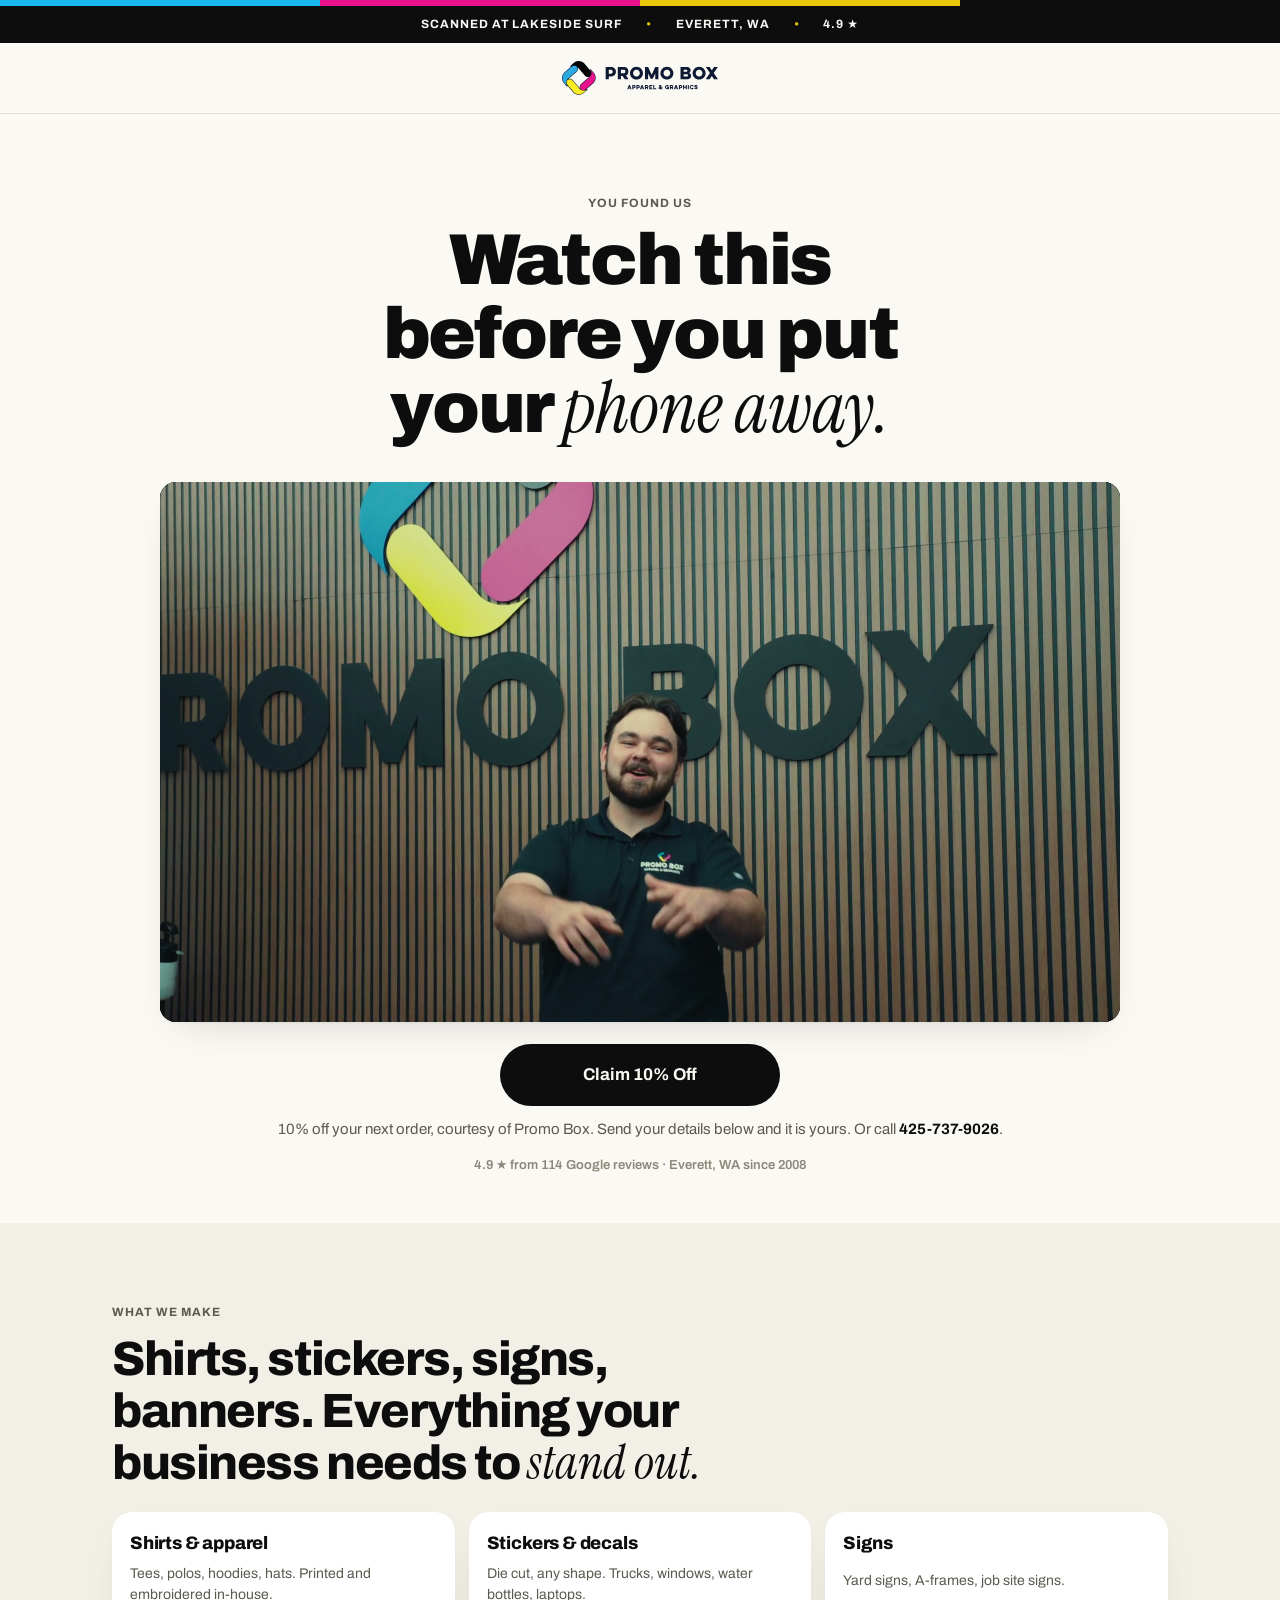
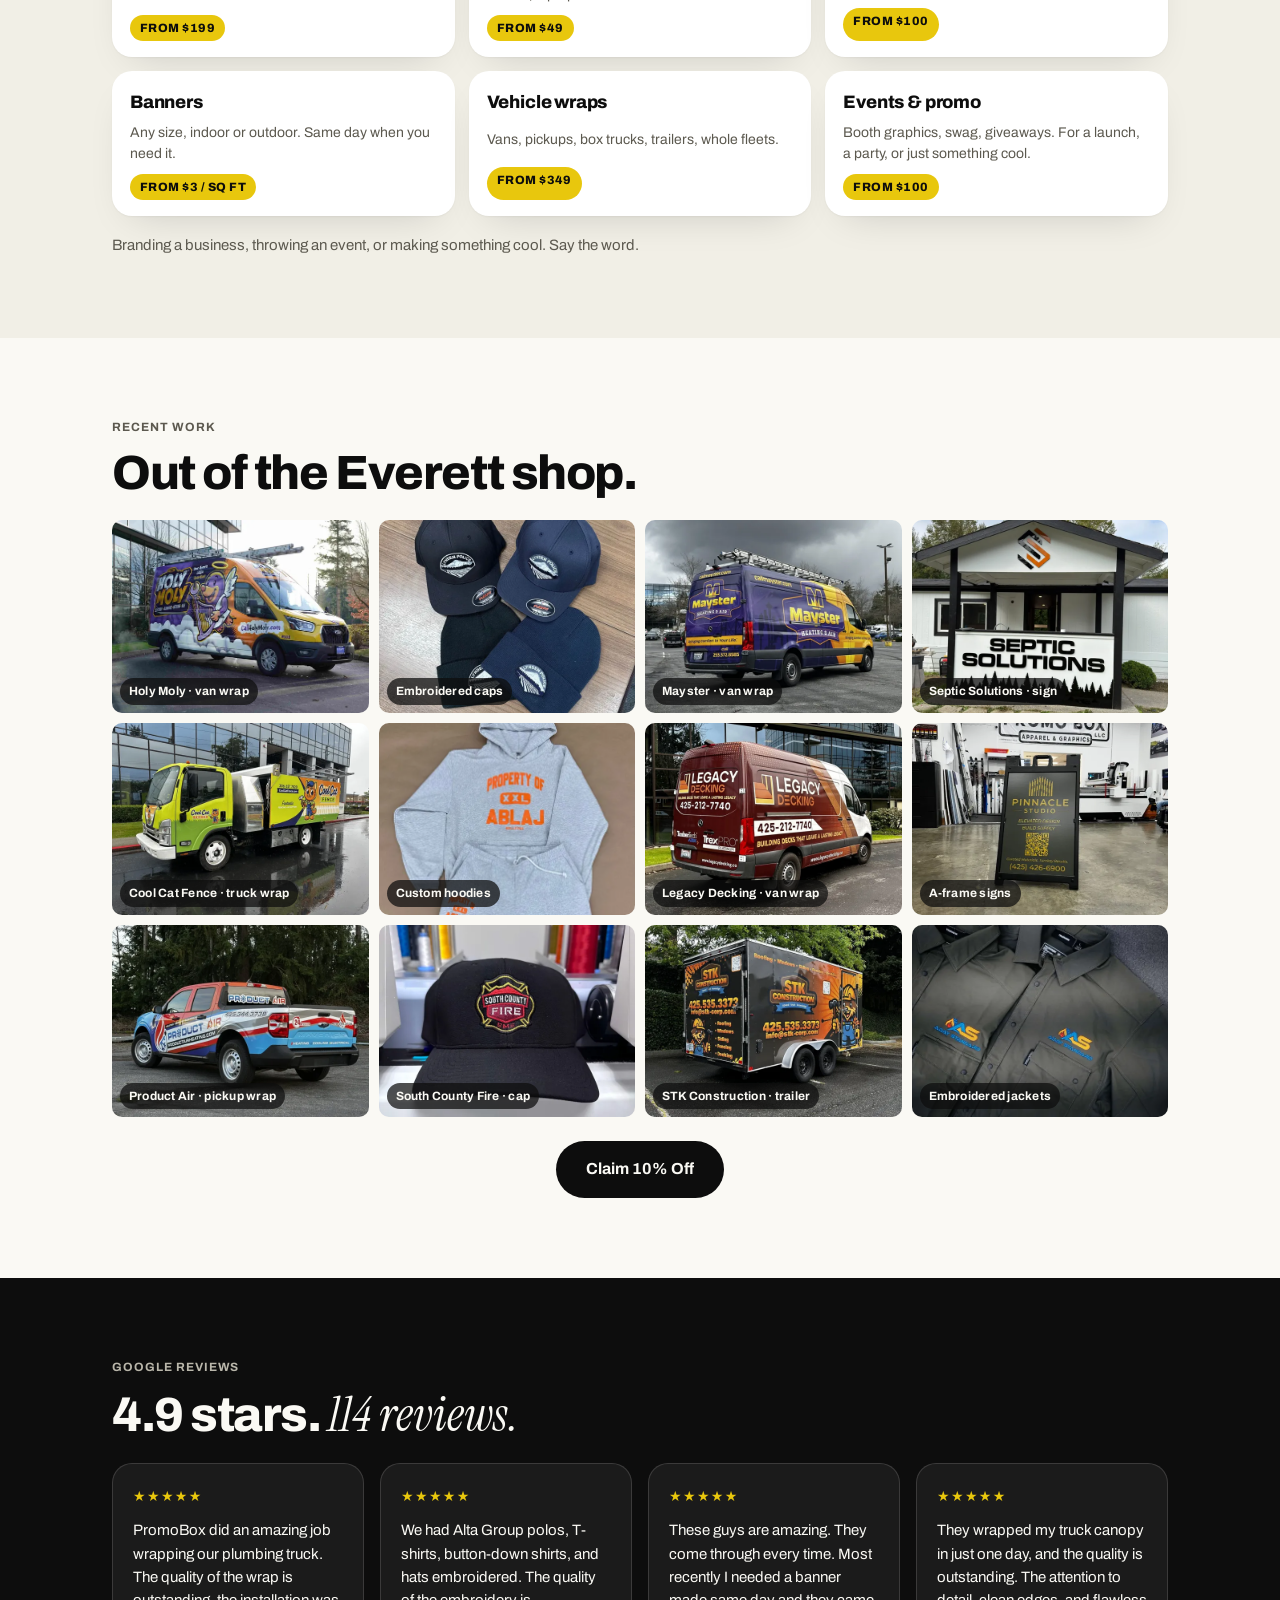
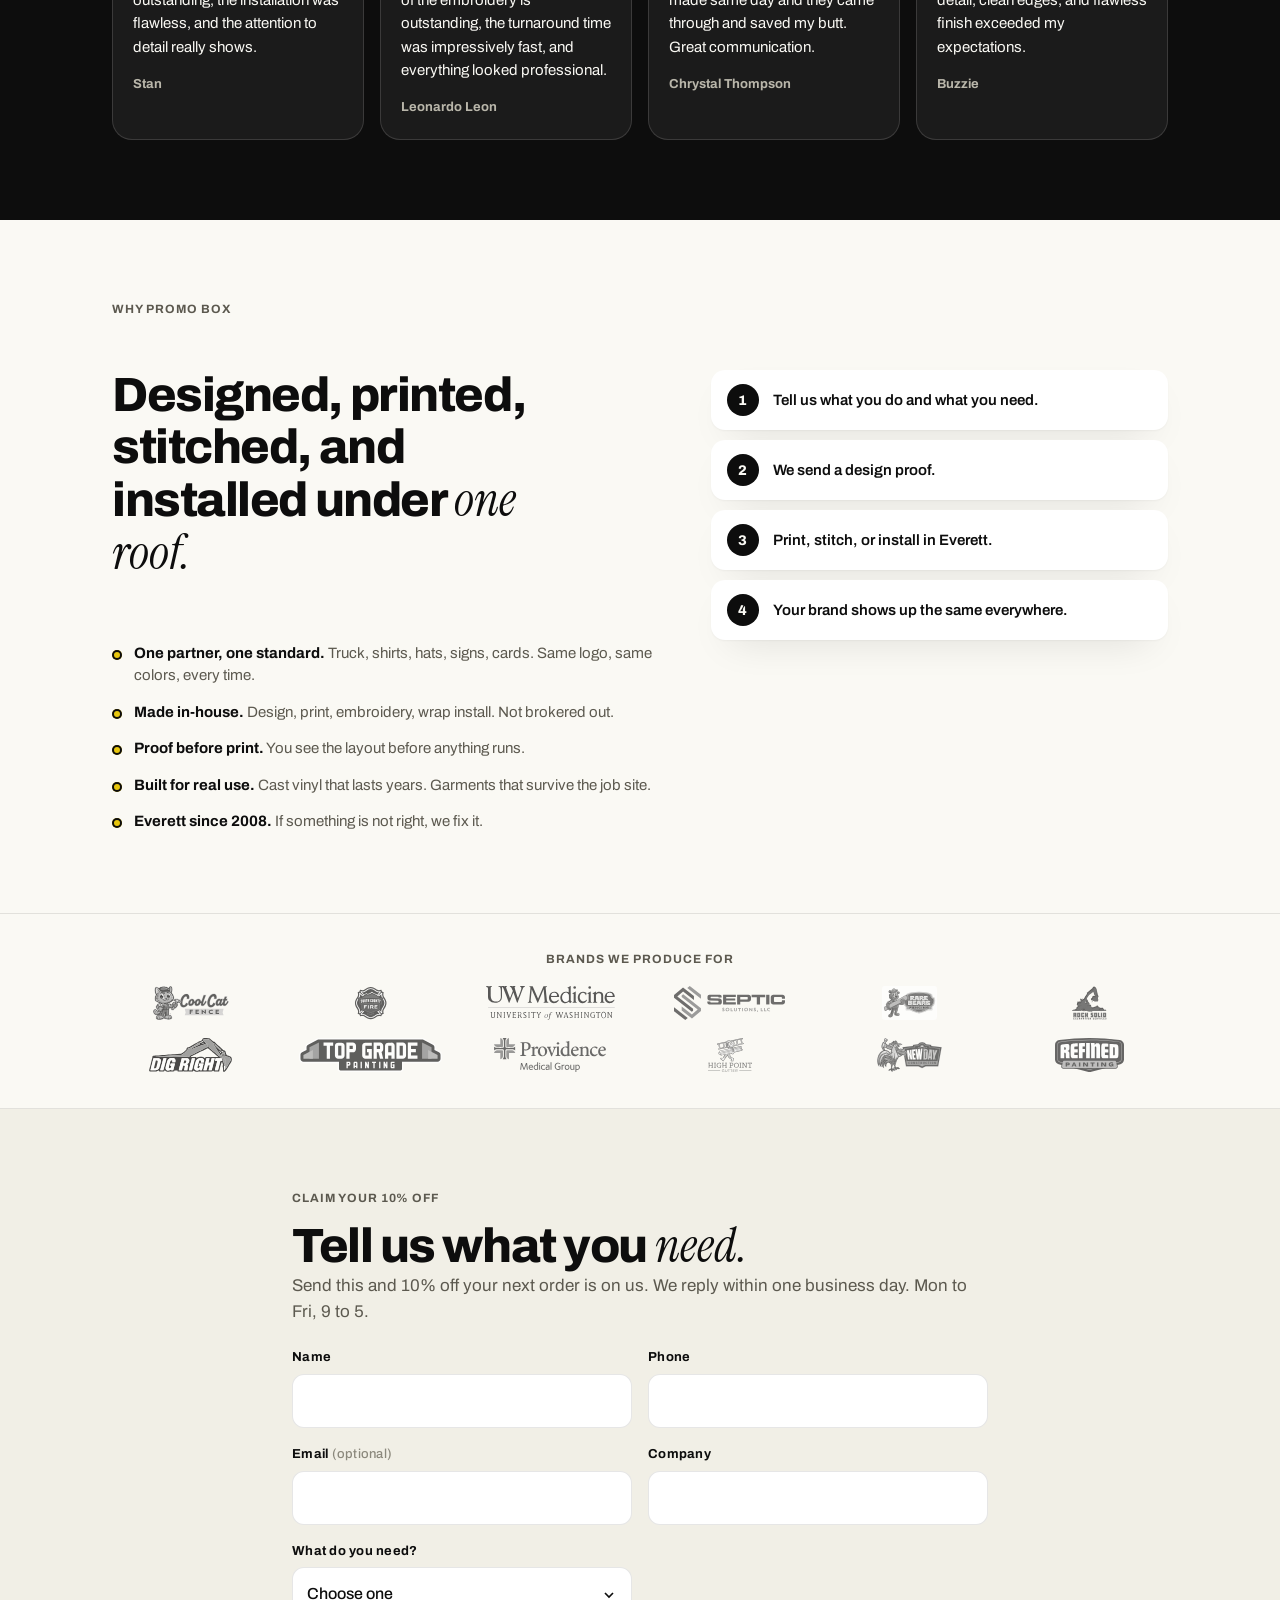
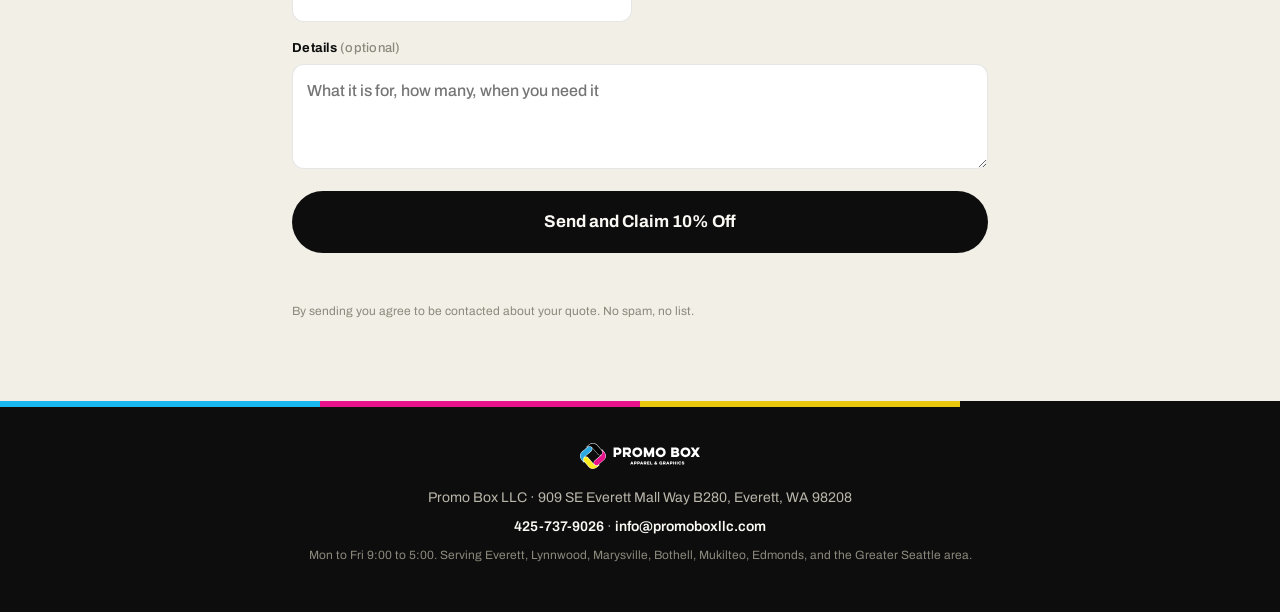
<file: index.html>
<!doctype html>
<html lang="en">
<head>
<meta charset="utf-8">
<meta name="viewport" content="width=device-width, initial-scale=1, viewport-fit=cover">
<title>Watch This | Promo Box</title>
<meta name="description" content="One short video. Everything the Promo Box shop in Everett makes for local businesses: vehicle wraps, embroidery, apparel, signs, banners, print.">
<meta name="robots" content="noindex, nofollow">
<meta property="og:title" content="Watch this before you put your phone away.">
<meta property="og:description" content="Vehicle wraps, embroidery, apparel, signs, banners, print. One Everett shop since 2008. Watch the video.">
<meta property="og:image" content="assets/vsl-poster.jpg">
<link rel="icon" type="image/png" href="assets/favicon.png">
<link rel="preconnect" href="https://fonts.googleapis.com">
<link rel="preconnect" href="https://fonts.gstatic.com" crossorigin>
<link rel="stylesheet" href="https://fonts.googleapis.com/css2?family=Archivo:wght@400;500;600;700;800;900&family=Instrument+Serif:ital@0;1&display=swap">
<link rel="stylesheet" href="styles.css?v=1">
</head>
<body>

<div class="cmyk-bar" aria-hidden="true"><span></span><span></span><span></span><span></span></div>

<div class="announce"><div class="announce-inner">
  <span>Scanned at Lakeside Surf</span><span class="dot">•</span><span>Everett, WA</span><span class="dot">•</span><span>4.9 ★</span>
</div></div>

<header class="site-header">
  <span class="logo"><img src="assets/logo.svg" alt="Promo Box Apparel &amp; Graphics" width="299" height="65"></span>
</header>

<main>

<section class="hero" id="top">
  <div class="wrap">
    <p class="eyebrow">You found us</p>
    <h1>Watch this before you put your <span class="em">phone away.</span></h1>
  </div>

  <div class="vsl-wrap">
    <div class="vsl" id="vsl" data-state="empty">
      <div class="vsl-placeholder" aria-label="Video">
        <img class="vsl-mark" src="assets/logo-white.svg" alt="" width="299" height="65">
        <button class="vsl-play" type="button" aria-label="Play video">
          <svg viewBox="0 0 24 24" width="30" height="30" aria-hidden="true"><path d="M8 5v14l11-7z" fill="currentColor"/></svg>
        </button>
        <span class="vsl-slot-label">Video · 16:9</span>
        <span class="vsl-tap">Tap to play</span>
      </div>
      <button class="vsl-sound" id="vsl-sound" type="button" hidden>Tap for sound</button>
    </div>
  </div>

<div class="wrap hero-cta" id="hero-cta">
    <a class="btn btn-primary btn-lg" href="#quote">Claim 10% Off</a>
    <p class="cta-note">10% off your next order, courtesy of Promo Box. Send your details below and it is yours. Or call <a href="tel:+14257379026">425-737-9026</a>.</p>
    <p class="proof-line">4.9 ★ from 114 Google reviews · Everett, WA since 2008</p>
  </div>
</section>

<section class="services">
  <div class="wrap">
    <p class="eyebrow">What we make</p>
    <h2>Shirts, stickers, signs, banners. Everything your business needs to <span class="em">stand out.</span></h2>
    <div class="svc-grid">
      <a class="svc" href="#quote"><strong>Shirts &amp; apparel</strong><span>Tees, polos, hoodies, hats. Printed and embroidered in-house.</span><em>from $199</em></a>
      <a class="svc" href="#quote"><strong>Stickers &amp; decals</strong><span>Die cut, any shape. Trucks, windows, water bottles, laptops.</span><em>from $49</em></a>
      <a class="svc" href="#quote"><strong>Signs</strong><span>Yard signs, A-frames, job site signs.</span><em>from $100</em></a>
      <a class="svc" href="#quote"><strong>Banners</strong><span>Any size, indoor or outdoor. Same day when you need it.</span><em>from $3 / sq ft</em></a>
      <a class="svc" href="#quote"><strong>Vehicle wraps</strong><span>Vans, pickups, box trucks, trailers, whole fleets.</span><em>from $349</em></a>
      <a class="svc" href="#quote"><strong>Events &amp; promo</strong><span>Booth graphics, swag, giveaways. For a launch, a party, or just something cool.</span><em>from $100</em></a>
    </div>
    <p class="svc-note">Branding a business, throwing an event, or making something cool. Say the word.</p>
  </div>
</section>

<section class="work">
  <div class="wrap">
    <p class="eyebrow">Recent work</p>
    <h2>Out of the Everett shop.</h2>
  </div>
  <div class="grid" id="work-grid">
    <figure><img src="assets/wraps/holymoly-van-640.webp" srcset="assets/wraps/holymoly-van-640.webp 640w, assets/wraps/holymoly-van-1200.webp 1200w" sizes="(min-width:720px) 33vw, 50vw" alt="Holy Moly van wrap" loading="lazy" width="1200" height="900"><figcaption>Holy Moly · van wrap</figcaption></figure>
    <figure><img src="assets/shop/embroidery-caps-640.webp" srcset="assets/shop/embroidery-caps-640.webp 640w, assets/shop/embroidery-caps-1200.webp 1200w" sizes="(min-width:720px) 33vw, 50vw" alt="Embroidered caps" loading="lazy" width="1200" height="900"><figcaption>Embroidered caps</figcaption></figure>
    <figure><img src="assets/wraps/mayster-van-640.webp" srcset="assets/wraps/mayster-van-640.webp 640w, assets/wraps/mayster-van-1200.webp 1200w" sizes="(min-width:720px) 33vw, 50vw" alt="Mayster Heating and Air van wrap" loading="lazy" width="1200" height="900"><figcaption>Mayster · van wrap</figcaption></figure>
    <figure><img src="assets/shop/sign-septic-640.webp" srcset="assets/shop/sign-septic-640.webp 640w, assets/shop/sign-septic-1200.webp 1200w" sizes="(min-width:720px) 33vw, 50vw" alt="Septic Solutions sign" loading="lazy" width="1200" height="900"><figcaption>Septic Solutions · sign</figcaption></figure>
    <figure><img src="assets/wraps/coolcat-truck-640.webp" srcset="assets/wraps/coolcat-truck-640.webp 640w, assets/wraps/coolcat-truck-1200.webp 1200w" sizes="(min-width:720px) 33vw, 50vw" alt="Cool Cat Fence truck wrap" loading="lazy" width="1200" height="900"><figcaption>Cool Cat Fence · truck wrap</figcaption></figure>
    <figure><img src="assets/shop/apparel-hoodie-640.webp" srcset="assets/shop/apparel-hoodie-640.webp 640w, assets/shop/apparel-hoodie-1200.webp 1200w" sizes="(min-width:720px) 33vw, 50vw" alt="Custom printed hoodie" loading="lazy" width="1200" height="900"><figcaption>Custom hoodies</figcaption></figure>
    <figure><img src="assets/wraps/legacy-decking-van-640.webp" srcset="assets/wraps/legacy-decking-van-640.webp 640w, assets/wraps/legacy-decking-van-1200.webp 1200w" sizes="(min-width:720px) 33vw, 50vw" alt="Legacy Decking van wrap" loading="lazy" width="1200" height="900"><figcaption>Legacy Decking · van wrap</figcaption></figure>
    <figure><img src="assets/shop/aframe-shop-640.webp" srcset="assets/shop/aframe-shop-640.webp 640w, assets/shop/aframe-shop-1200.webp 1200w" sizes="(min-width:720px) 33vw, 50vw" alt="A-frame sign" loading="lazy" width="1200" height="900"><figcaption>A-frame signs</figcaption></figure>
    <figure><img src="assets/wraps/productair-pickup-640.webp" srcset="assets/wraps/productair-pickup-640.webp 640w, assets/wraps/productair-pickup-1200.webp 1200w" sizes="(min-width:720px) 33vw, 50vw" alt="Product Air pickup wrap" loading="lazy" width="1200" height="900"><figcaption>Product Air · pickup wrap</figcaption></figure>
    <figure><img src="assets/shop/embroidery-cap-fire-640.webp" srcset="assets/shop/embroidery-cap-fire-640.webp 640w, assets/shop/embroidery-cap-fire-1200.webp 1200w" sizes="(min-width:720px) 33vw, 50vw" alt="South County Fire embroidered cap" loading="lazy" width="1200" height="900"><figcaption>South County Fire · cap</figcaption></figure>
    <figure><img src="assets/wraps/stk-trailer-640.webp" srcset="assets/wraps/stk-trailer-640.webp 640w, assets/wraps/stk-trailer-1200.webp 1200w" sizes="(min-width:720px) 33vw, 50vw" alt="STK Construction trailer wrap" loading="lazy" width="1200" height="900"><figcaption>STK Construction · trailer</figcaption></figure>
    <figure><img src="assets/shop/apparel-jacket-640.webp" srcset="assets/shop/apparel-jacket-640.webp 640w, assets/shop/apparel-jacket-1200.webp 1200w" sizes="(min-width:720px) 33vw, 50vw" alt="Embroidered work jacket" loading="lazy" width="1200" height="900"><figcaption>Embroidered jackets</figcaption></figure>
  </div>
  <div class="wrap center"><a class="btn btn-primary" href="#quote">Claim 10% Off</a></div>
</section>

<section class="reviews">
  <div class="wrap">
    <p class="eyebrow">Google reviews</p>
    <h2>4.9 stars. <span class="em">114 reviews.</span></h2>
    <div class="review-list">
      <blockquote><span class="stars">★★★★★</span><p>PromoBox did an amazing job wrapping our plumbing truck. The quality of the wrap is outstanding, the installation was flawless, and the attention to detail really shows.</p><cite>Stan</cite></blockquote>
      <blockquote><span class="stars">★★★★★</span><p>We had Alta Group polos, T-shirts, button-down shirts, and hats embroidered. The quality of the embroidery is outstanding, the turnaround time was impressively fast, and everything looked professional.</p><cite>Leonardo Leon</cite></blockquote>
      <blockquote><span class="stars">★★★★★</span><p>These guys are amazing. They come through every time. Most recently I needed a banner made same day and they came through and saved my butt. Great communication.</p><cite>Chrystal Thompson</cite></blockquote>
      <blockquote><span class="stars">★★★★★</span><p>They wrapped my truck canopy in just one day, and the quality is outstanding. The attention to detail, clean edges, and flawless finish exceeded my expectations.</p><cite>Buzzie</cite></blockquote>
    </div>
  </div>
</section>

<section class="why">
  <div class="wrap">
    <p class="eyebrow">Why Promo Box</p>
    <h2>Designed, printed, stitched, and installed under <span class="em">one roof.</span></h2>
    <ul class="why-list">
      <li><strong>One partner, one standard.</strong> Truck, shirts, hats, signs, cards. Same logo, same colors, every time.</li>
      <li><strong>Made in-house.</strong> Design, print, embroidery, wrap install. Not brokered out.</li>
      <li><strong>Proof before print.</strong> You see the layout before anything runs.</li>
      <li><strong>Built for real use.</strong> Cast vinyl that lasts years. Garments that survive the job site.</li>
      <li><strong>Everett since 2008.</strong> If something is not right, we fix it.</li>
    </ul>
    <div class="steps">
      <div class="step"><span>1</span><p>Tell us what you do and what you need.</p></div>
      <div class="step"><span>2</span><p>We send a design proof.</p></div>
      <div class="step"><span>3</span><p>Print, stitch, or install in Everett.</p></div>
      <div class="step"><span>4</span><p>Your brand shows up the same everywhere.</p></div>
    </div>
  </div>
</section>

<section class="partners">
  <div class="wrap">
    <p class="eyebrow center">Brands we produce for</p>
    <div class="logo-row">
      <img src="assets/logos/cool-cat-logo-color.svg" alt="Cool Cat Fence" loading="lazy">
      <img src="assets/logos/south-county-fire.svg" alt="South County Fire" loading="lazy">
      <img src="assets/logos/uw-medicine.svg" alt="UW Medicine" loading="lazy">
      <img src="assets/logos/septic-solutions.svg" alt="Septic Solutions" loading="lazy">
      <img src="assets/logos/rare-bears-small-sti.svg" alt="Rare Bears Fencing" loading="lazy">
      <img src="assets/logos/rock-solid.svg" alt="Rock Solid" loading="lazy">
      <img src="assets/logos/dig-right.svg" alt="Dig Right" loading="lazy">
      <img src="assets/logos/top-grade.svg" alt="Top Grade" loading="lazy">
      <img src="assets/logos/providence.svg" alt="Providence" loading="lazy">
      <img src="assets/logos/high-point.svg" alt="High Point" loading="lazy">
      <img src="assets/logos/new-day.svg" alt="New Day" loading="lazy">
      <img src="assets/logos/refined.svg" alt="Refined" loading="lazy">
    </div>
  </div>
</section>

<section class="quote" id="quote">
  <div class="wrap">
    <p class="eyebrow">Claim your 10% off</p>
    <h2>Tell us what you <span class="em">need.</span></h2>
    <p class="sub">Send this and 10% off your next order is on us. We reply within one business day. Mon to Fri, 9 to 5.</p>
    <form id="quote-form" novalidate>
      <label>Name<input type="text" name="name" autocomplete="name" required></label>
      <label>Phone<input type="tel" name="phone" autocomplete="tel" inputmode="tel" required></label>
      <label><span class="lbl">Email <span class="opt">(optional)</span></span><input type="email" name="email" autocomplete="email" inputmode="email"></label>
      <label>Company<input type="text" name="company_name" autocomplete="organization"></label>
      <label>What do you need?
        <select name="need" required>
          <option value="">Choose one</option>
          <option>Vehicle wrap or graphics</option><option>Apparel or embroidery</option><option>Signs or banners</option><option>Storefront graphics</option><option>Print or promo products</option><option>A few of these</option><option>Not sure yet</option>
        </select>
      </label>
      <label><span class="lbl">Details <span class="opt">(optional)</span></span><textarea name="description" rows="3" placeholder="What it is for, how many, when you need it"></textarea></label>
      <div class="hp" aria-hidden="true"><label>Website<input type="text" name="website" tabindex="-1" autocomplete="off"></label></div>
      <button class="btn btn-primary btn-lg" type="submit">Send and Claim 10% Off</button>
      <p class="form-status" id="form-status" role="status" aria-live="polite"></p>
      <p class="micro">By sending you agree to be contacted about your quote. No spam, no list.</p>
    </form>
    <div class="form-done" id="form-done" hidden>
      <h3>Got it. Your 10% off is locked in.</h3>
      <p>We will call or text within one business day. Need it faster? Call <a href="tel:+14257379026">425-737-9026</a>.</p>
    </div>
  </div>
</section>

</main>

<footer class="site-footer">
  <div class="cmyk-bar" aria-hidden="true"><span></span><span></span><span></span><span></span></div>
  <div class="wrap">
    <img class="footer-logo" src="assets/logo-white.svg" alt="Promo Box" width="299" height="65">
    <p>Promo Box LLC · 909 SE Everett Mall Way B280, Everett, WA 98208</p>
    <p><a href="tel:+14257379026">425-737-9026</a> · <a href="mailto:info@promoboxllc.com">info@promoboxllc.com</a></p>
    <p class="micro">Mon to Fri 9:00 to 5:00. Serving Everett, Lynnwood, Marysville, Bothell, Mukilteo, Edmonds, and the Greater Seattle area.</p>
  </div>
</footer>

<div class="sticky-cta" id="sticky-cta" hidden>
  <a class="btn btn-primary" href="#quote">Claim 10% Off</a>
  <a class="btn btn-ghost on-dark" href="tel:+14257379026" aria-label="Call 425-737-9026">Call</a>
</div>

<script src="app.js?v=1" defer></script>
</body>
</html>
</file>
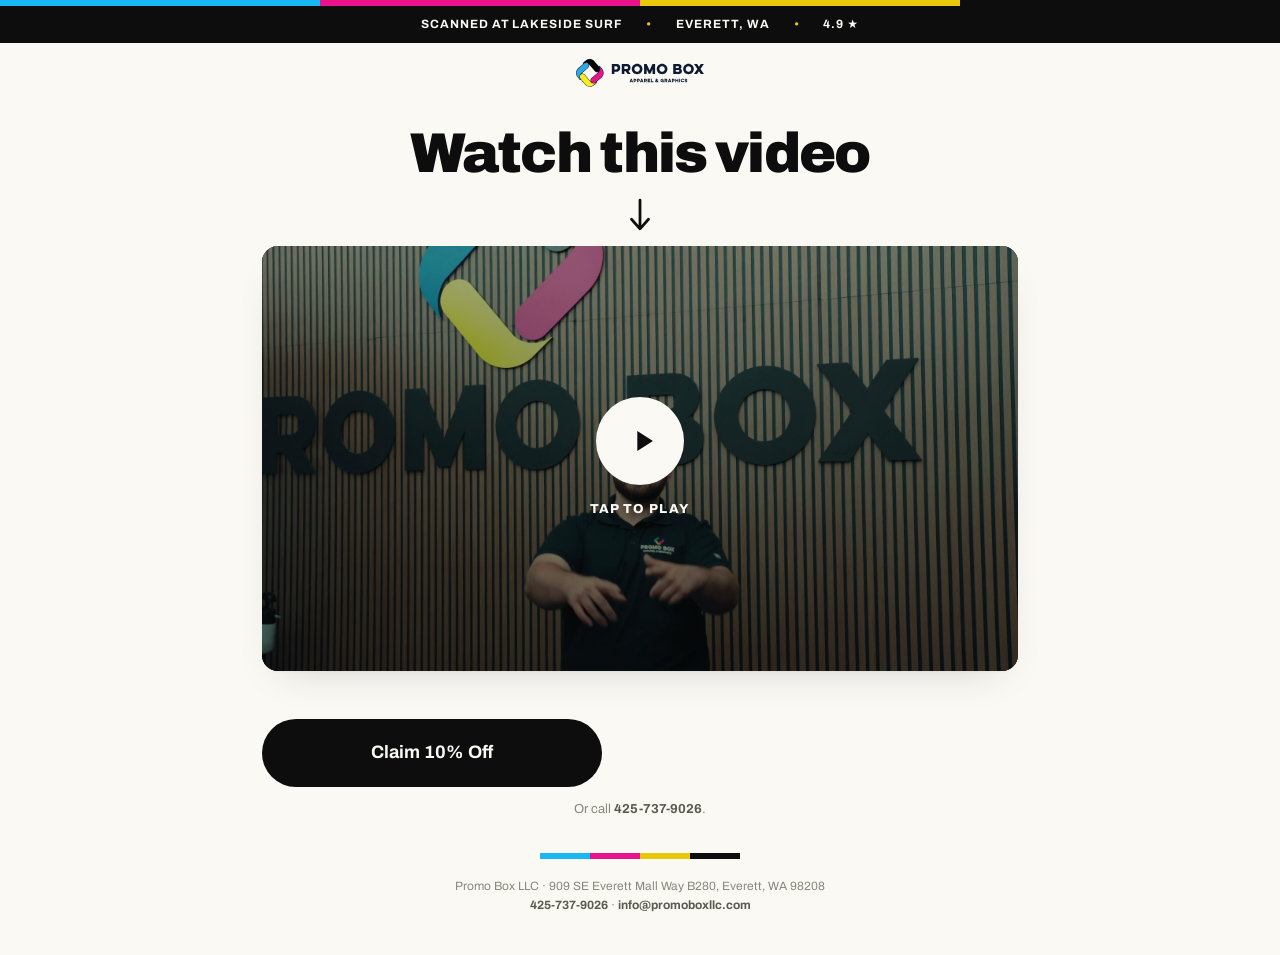
<file: 1/index.html>
<!doctype html>
<html lang="en">
<head>
<meta charset="utf-8">
<meta name="viewport" content="width=device-width, initial-scale=1, viewport-fit=cover">
<title>Watch this video | Promo Box</title>
<meta name="description" content="One short video from the Promo Box shop in Everett. 10% off your next order.">
<meta name="robots" content="noindex, nofollow">
<meta property="og:title" content="Watch this video">
<meta property="og:description" content="Vehicle wraps, embroidery, apparel, signs, banners, print. One Everett shop since 2008.">
<meta property="og:image" content="../assets/vsl-poster.jpg">
<link rel="icon" type="image/png" href="../assets/favicon.png">
<link rel="preconnect" href="https://fonts.googleapis.com">
<link rel="preconnect" href="https://fonts.gstatic.com" crossorigin>
<link rel="stylesheet" href="https://fonts.googleapis.com/css2?family=Archivo:wght@400;500;700;800;900&family=Instrument+Serif:ital@0;1&display=swap">
<link rel="stylesheet" href="../styles.css?v=2">
<link rel="stylesheet" href="../v.css?v=2">
</head>
<body class="v">

<div class="cmyk-bar" aria-hidden="true"><span></span><span></span><span></span><span></span></div>

<div class="announce"><div class="announce-inner">
  <span>Scanned at Lakeside Surf</span><span class="dot">&bull;</span><span>Everett, WA</span><span class="dot">&bull;</span><span>4.9 &#9733;</span>
</div></div>

<header class="v-head"><img src="../assets/logo.svg" alt="Promo Box Apparel &amp; Graphics" width="299" height="65"></header>

<main>
  <section class="stage">
    <h1>Watch this video</h1>
    <svg class="arrow" viewBox="0 0 24 32" aria-hidden="true"><path d="M12 2v26M4 20l8 9 8-9" fill="none" stroke="currentColor" stroke-width="2.6" stroke-linecap="round" stroke-linejoin="round"/></svg>
    <div class="v-video" id="vid" data-state="idle">
      <video src="../assets/vsl.mp4" poster="../assets/vsl-poster.jpg" preload="auto" playsinline muted></video>
      <button class="v-veil" id="veil" type="button" aria-label="Play the video with sound">
        <span class="v-veil-play"><svg viewBox="0 0 24 24" width="34" height="34" aria-hidden="true"><path d="M8 5v14l11-7z" fill="currentColor"/></svg></span>
        <span class="v-veil-label">Tap for sound</span>
      </button>
    </div>
  </section>

  <section class="v-cta" id="cta-zone">
    <button class="btn btn-primary" type="button" data-pb>Claim 10% Off</button>
    <p class="v-fine">Or call <a href="tel:+14257379026">425-737-9026</a>.</p>
  </section>

</main>

<footer class="v-foot">
  <div class="cmyk-bar" aria-hidden="true"><span></span><span></span><span></span><span></span></div>
  <p>Promo Box LLC &middot; 909 SE Everett Mall Way B280, Everett, WA 98208</p>
  <p><a href="tel:+14257379026">425-737-9026</a> &middot; <a href="mailto:info@promoboxllc.com">info@promoboxllc.com</a></p>
</footer>

<script>window.PB_CFG={id:'1',need:'Not sure yet',offer:'10% off your next order',cta:'Claim 10% Off',tag:'Lakeside Surf QR \u00b7 1'};</script>
<script src="../v.js?v=3" defer></script>
</body>
</html>
</file>
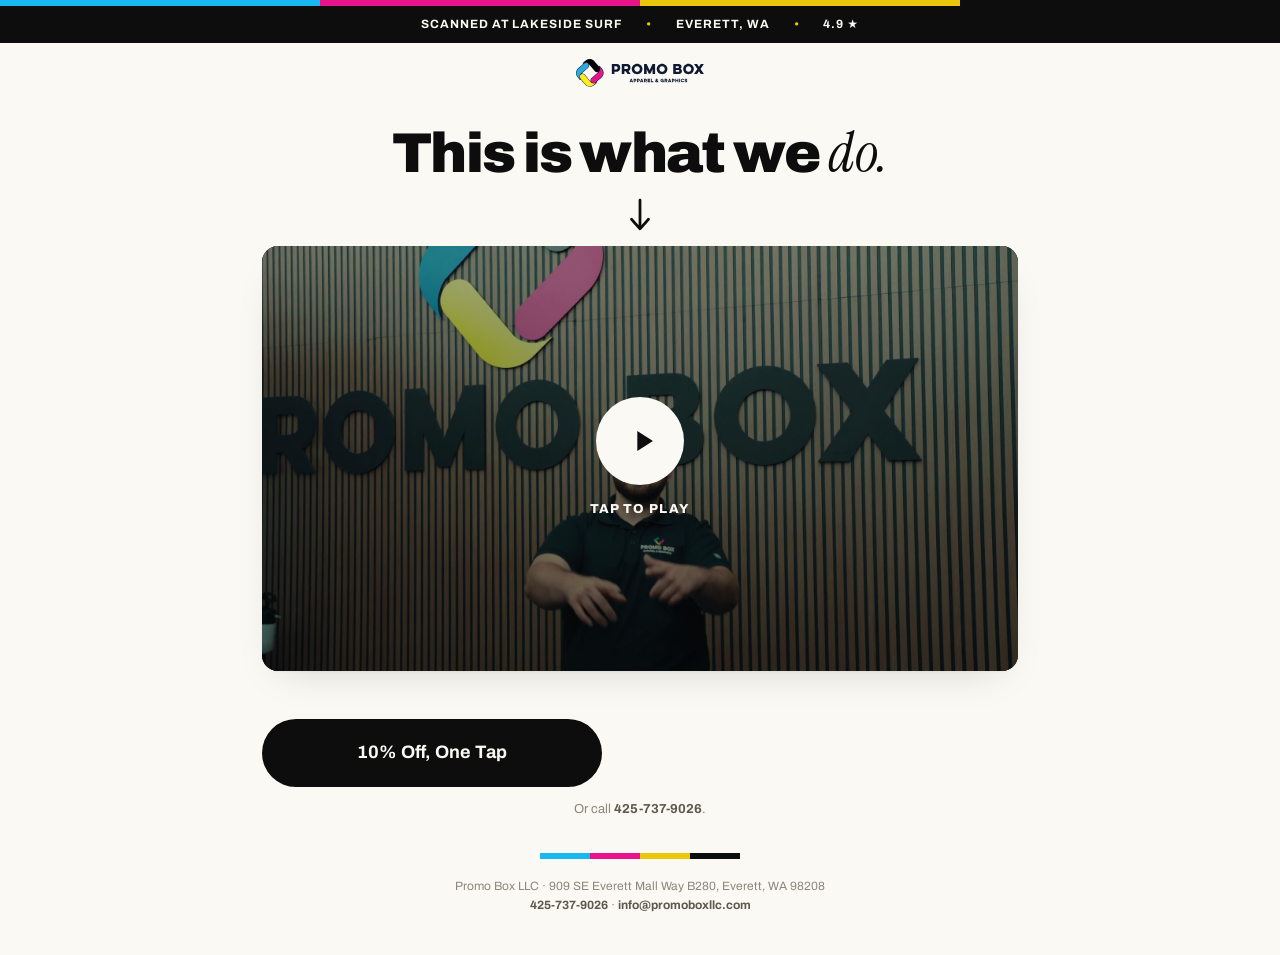
<file: 10/index.html>
<!doctype html>
<html lang="en">
<head>
<meta charset="utf-8">
<meta name="viewport" content="width=device-width, initial-scale=1, viewport-fit=cover">
<title>This is what we do. | Promo Box</title>
<meta name="description" content="One short video from the Promo Box shop in Everett. 10% off your next order.">
<meta name="robots" content="noindex, nofollow">
<meta property="og:title" content="This is what we do.">
<meta property="og:description" content="Vehicle wraps, embroidery, apparel, signs, banners, print. One Everett shop since 2008.">
<meta property="og:image" content="../assets/vsl-poster.jpg">
<link rel="icon" type="image/png" href="../assets/favicon.png">
<link rel="preconnect" href="https://fonts.googleapis.com">
<link rel="preconnect" href="https://fonts.gstatic.com" crossorigin>
<link rel="stylesheet" href="https://fonts.googleapis.com/css2?family=Archivo:wght@400;500;700;800;900&family=Instrument+Serif:ital@0;1&display=swap">
<link rel="stylesheet" href="../styles.css?v=2">
<link rel="stylesheet" href="../v.css?v=2">
</head>
<body class="v">

<div class="cmyk-bar" aria-hidden="true"><span></span><span></span><span></span><span></span></div>

<div class="announce"><div class="announce-inner">
  <span>Scanned at Lakeside Surf</span><span class="dot">&bull;</span><span>Everett, WA</span><span class="dot">&bull;</span><span>4.9 &#9733;</span>
</div></div>

<header class="v-head"><img src="../assets/logo.svg" alt="Promo Box Apparel &amp; Graphics" width="299" height="65"></header>

<main>
  <section class="stage">
    <h1>This is what we <span class="em">do.</span></h1>
    <svg class="arrow" viewBox="0 0 24 32" aria-hidden="true"><path d="M12 2v26M4 20l8 9 8-9" fill="none" stroke="currentColor" stroke-width="2.6" stroke-linecap="round" stroke-linejoin="round"/></svg>
    <div class="v-video" id="vid" data-state="idle">
      <video src="../assets/vsl.mp4" poster="../assets/vsl-poster.jpg" preload="auto" playsinline muted></video>
      <button class="v-veil" id="veil" type="button" aria-label="Play the video with sound">
        <span class="v-veil-play"><svg viewBox="0 0 24 24" width="34" height="34" aria-hidden="true"><path d="M8 5v14l11-7z" fill="currentColor"/></svg></span>
        <span class="v-veil-label">Tap for sound</span>
      </button>
    </div>
  </section>

  <section class="v-cta" id="cta-zone">
    <button class="btn btn-primary" type="button" data-pb>10% Off, One Tap</button>
    <p class="v-fine">Or call <a href="tel:+14257379026">425-737-9026</a>.</p>
  </section>

</main>

<footer class="v-foot">
  <div class="cmyk-bar" aria-hidden="true"><span></span><span></span><span></span><span></span></div>
  <p>Promo Box LLC &middot; 909 SE Everett Mall Way B280, Everett, WA 98208</p>
  <p><a href="tel:+14257379026">425-737-9026</a> &middot; <a href="mailto:info@promoboxllc.com">info@promoboxllc.com</a></p>
</footer>

<script>window.PB_CFG={id:'10',need:'Not sure yet',offer:'10% off your next order',cta:'10% Off, One Tap',tag:'Lakeside Surf QR \u00b7 10'};</script>
<script src="../v.js?v=3" defer></script>
</body>
</html>
</file>
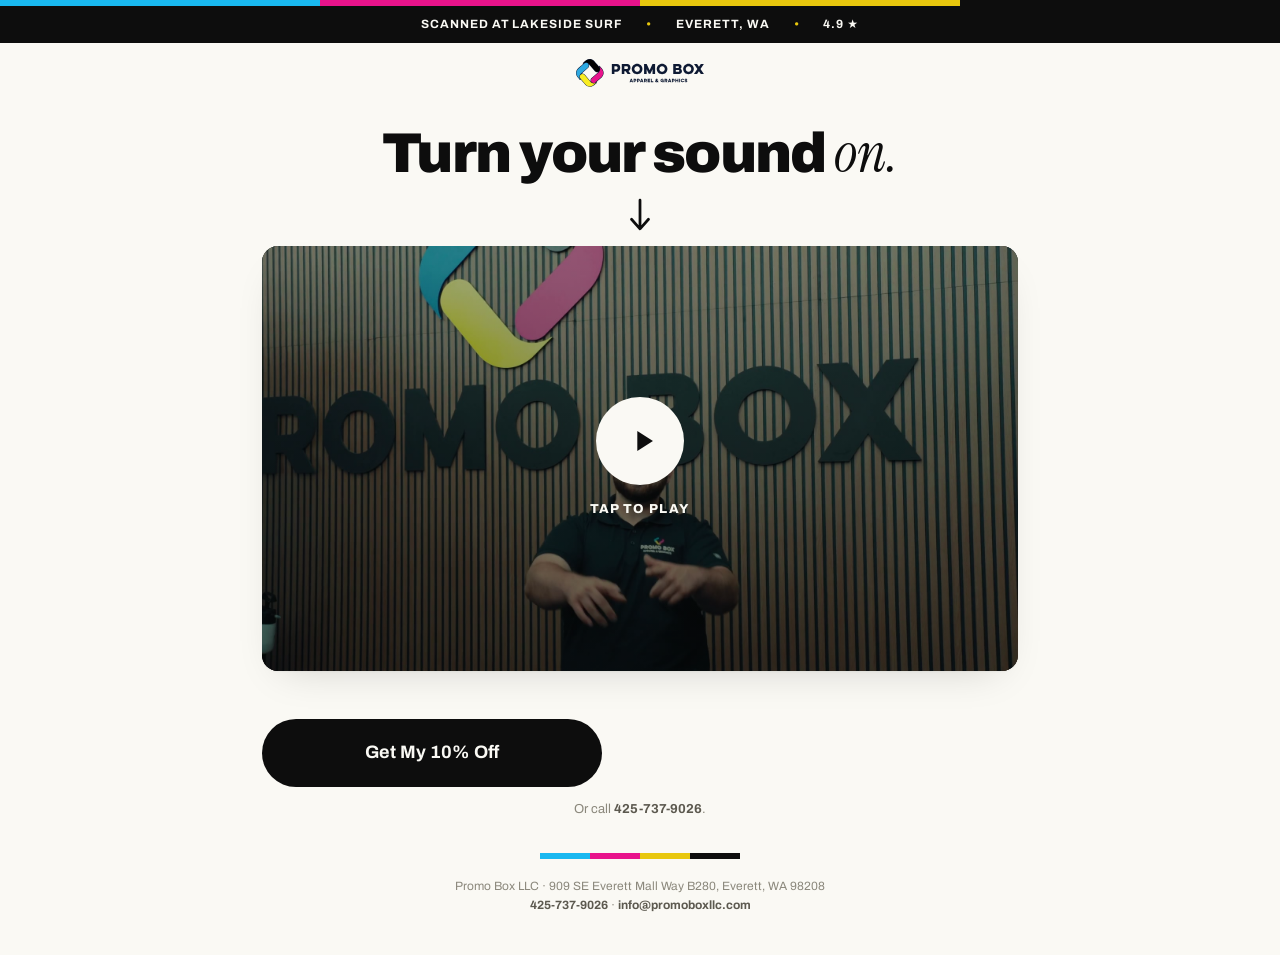
<file: 2/index.html>
<!doctype html>
<html lang="en">
<head>
<meta charset="utf-8">
<meta name="viewport" content="width=device-width, initial-scale=1, viewport-fit=cover">
<title>Turn your sound on. | Promo Box</title>
<meta name="description" content="One short video from the Promo Box shop in Everett. 10% off your next order.">
<meta name="robots" content="noindex, nofollow">
<meta property="og:title" content="Turn your sound on.">
<meta property="og:description" content="Vehicle wraps, embroidery, apparel, signs, banners, print. One Everett shop since 2008.">
<meta property="og:image" content="../assets/vsl-poster.jpg">
<link rel="icon" type="image/png" href="../assets/favicon.png">
<link rel="preconnect" href="https://fonts.googleapis.com">
<link rel="preconnect" href="https://fonts.gstatic.com" crossorigin>
<link rel="stylesheet" href="https://fonts.googleapis.com/css2?family=Archivo:wght@400;500;700;800;900&family=Instrument+Serif:ital@0;1&display=swap">
<link rel="stylesheet" href="../styles.css?v=2">
<link rel="stylesheet" href="../v.css?v=2">
</head>
<body class="v">

<div class="cmyk-bar" aria-hidden="true"><span></span><span></span><span></span><span></span></div>

<div class="announce"><div class="announce-inner">
  <span>Scanned at Lakeside Surf</span><span class="dot">&bull;</span><span>Everett, WA</span><span class="dot">&bull;</span><span>4.9 &#9733;</span>
</div></div>

<header class="v-head"><img src="../assets/logo.svg" alt="Promo Box Apparel &amp; Graphics" width="299" height="65"></header>

<main>
  <section class="stage">
    <h1>Turn your sound <span class="em">on.</span></h1>
    <svg class="arrow" viewBox="0 0 24 32" aria-hidden="true"><path d="M12 2v26M4 20l8 9 8-9" fill="none" stroke="currentColor" stroke-width="2.6" stroke-linecap="round" stroke-linejoin="round"/></svg>
    <div class="v-video" id="vid" data-state="idle">
      <video src="../assets/vsl.mp4" poster="../assets/vsl-poster.jpg" preload="auto" playsinline muted></video>
      <button class="v-veil" id="veil" type="button" aria-label="Play the video with sound">
        <span class="v-veil-play"><svg viewBox="0 0 24 24" width="34" height="34" aria-hidden="true"><path d="M8 5v14l11-7z" fill="currentColor"/></svg></span>
        <span class="v-veil-label">Tap for sound</span>
      </button>
    </div>
  </section>

  <section class="v-cta" id="cta-zone">
    <button class="btn btn-primary" type="button" data-pb>Get My 10% Off</button>
    <p class="v-fine">Or call <a href="tel:+14257379026">425-737-9026</a>.</p>
  </section>

</main>

<footer class="v-foot">
  <div class="cmyk-bar" aria-hidden="true"><span></span><span></span><span></span><span></span></div>
  <p>Promo Box LLC &middot; 909 SE Everett Mall Way B280, Everett, WA 98208</p>
  <p><a href="tel:+14257379026">425-737-9026</a> &middot; <a href="mailto:info@promoboxllc.com">info@promoboxllc.com</a></p>
</footer>

<script>window.PB_CFG={id:'2',need:'Not sure yet',offer:'10% off your next order',cta:'Get My 10% Off',tag:'Lakeside Surf QR \u00b7 2'};</script>
<script src="../v.js?v=3" defer></script>
</body>
</html>
</file>
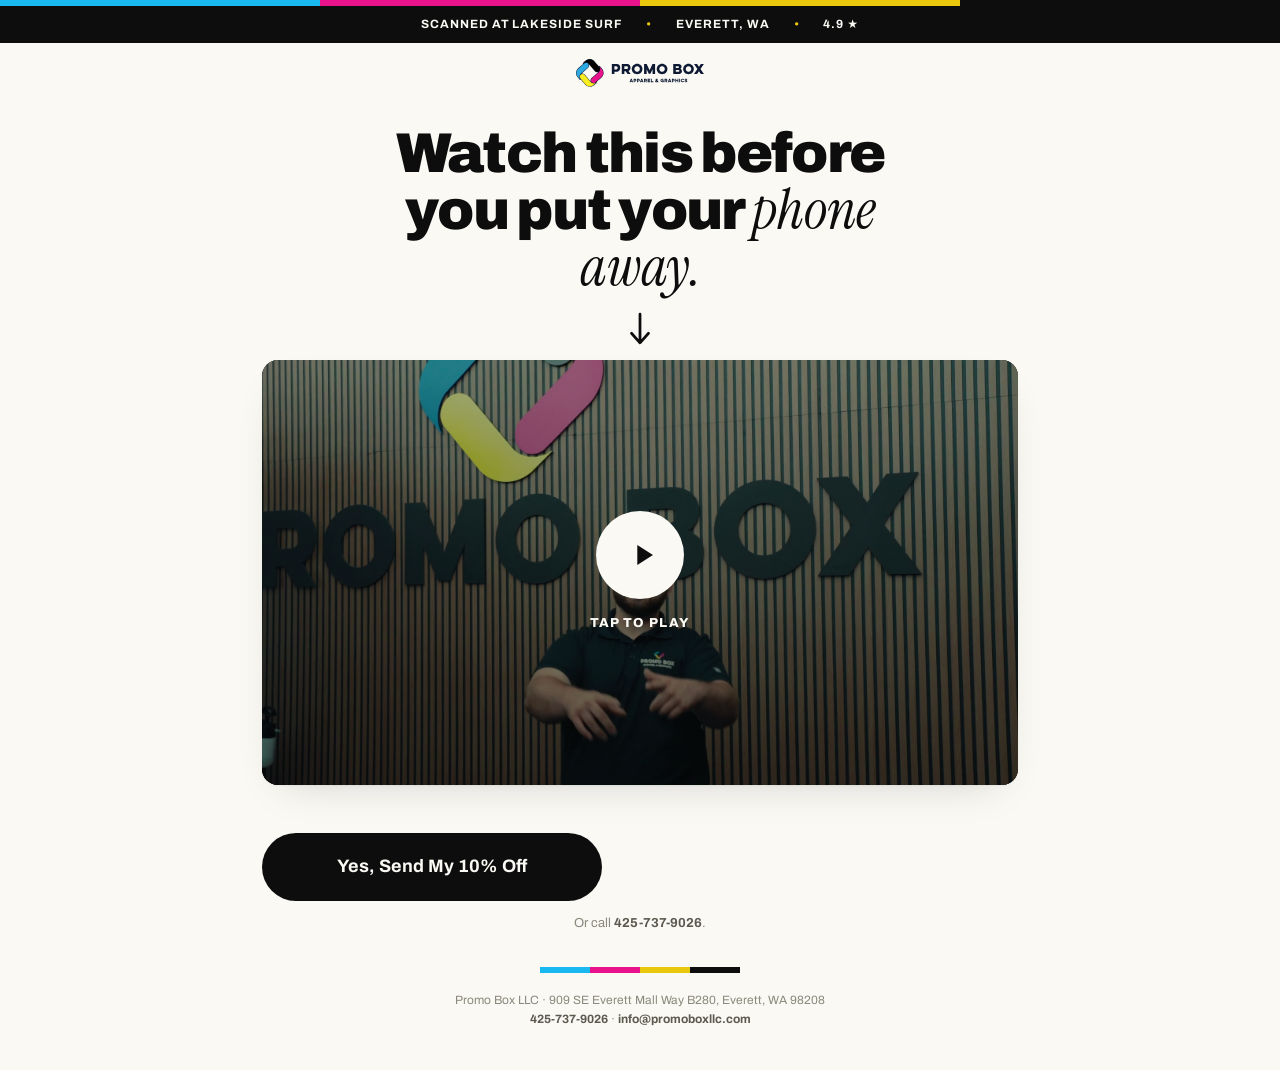
<file: 3/index.html>
<!doctype html>
<html lang="en">
<head>
<meta charset="utf-8">
<meta name="viewport" content="width=device-width, initial-scale=1, viewport-fit=cover">
<title>Watch this before you put your phone away. | Promo Box</title>
<meta name="description" content="One short video from the Promo Box shop in Everett. 10% off your next order.">
<meta name="robots" content="noindex, nofollow">
<meta property="og:title" content="Watch this before you put your phone away.">
<meta property="og:description" content="Vehicle wraps, embroidery, apparel, signs, banners, print. One Everett shop since 2008.">
<meta property="og:image" content="../assets/vsl-poster.jpg">
<link rel="icon" type="image/png" href="../assets/favicon.png">
<link rel="preconnect" href="https://fonts.googleapis.com">
<link rel="preconnect" href="https://fonts.gstatic.com" crossorigin>
<link rel="stylesheet" href="https://fonts.googleapis.com/css2?family=Archivo:wght@400;500;700;800;900&family=Instrument+Serif:ital@0;1&display=swap">
<link rel="stylesheet" href="../styles.css?v=2">
<link rel="stylesheet" href="../v.css?v=2">
</head>
<body class="v">

<div class="cmyk-bar" aria-hidden="true"><span></span><span></span><span></span><span></span></div>

<div class="announce"><div class="announce-inner">
  <span>Scanned at Lakeside Surf</span><span class="dot">&bull;</span><span>Everett, WA</span><span class="dot">&bull;</span><span>4.9 &#9733;</span>
</div></div>

<header class="v-head"><img src="../assets/logo.svg" alt="Promo Box Apparel &amp; Graphics" width="299" height="65"></header>

<main>
  <section class="stage">
    <h1>Watch this before you put your <span class="em">phone away.</span></h1>
    <svg class="arrow" viewBox="0 0 24 32" aria-hidden="true"><path d="M12 2v26M4 20l8 9 8-9" fill="none" stroke="currentColor" stroke-width="2.6" stroke-linecap="round" stroke-linejoin="round"/></svg>
    <div class="v-video" id="vid" data-state="idle">
      <video src="../assets/vsl.mp4" poster="../assets/vsl-poster.jpg" preload="auto" playsinline muted></video>
      <button class="v-veil" id="veil" type="button" aria-label="Play the video with sound">
        <span class="v-veil-play"><svg viewBox="0 0 24 24" width="34" height="34" aria-hidden="true"><path d="M8 5v14l11-7z" fill="currentColor"/></svg></span>
        <span class="v-veil-label">Tap for sound</span>
      </button>
    </div>
  </section>

  <section class="v-cta" id="cta-zone">
    <button class="btn btn-primary" type="button" data-pb>Yes, Send My 10% Off</button>
    <p class="v-fine">Or call <a href="tel:+14257379026">425-737-9026</a>.</p>
  </section>

</main>

<footer class="v-foot">
  <div class="cmyk-bar" aria-hidden="true"><span></span><span></span><span></span><span></span></div>
  <p>Promo Box LLC &middot; 909 SE Everett Mall Way B280, Everett, WA 98208</p>
  <p><a href="tel:+14257379026">425-737-9026</a> &middot; <a href="mailto:info@promoboxllc.com">info@promoboxllc.com</a></p>
</footer>

<script>window.PB_CFG={id:'3',need:'Not sure yet',offer:'10% off your next order',cta:'Yes, Send My 10% Off',tag:'Lakeside Surf QR \u00b7 3'};</script>
<script src="../v.js?v=3" defer></script>
</body>
</html>
</file>
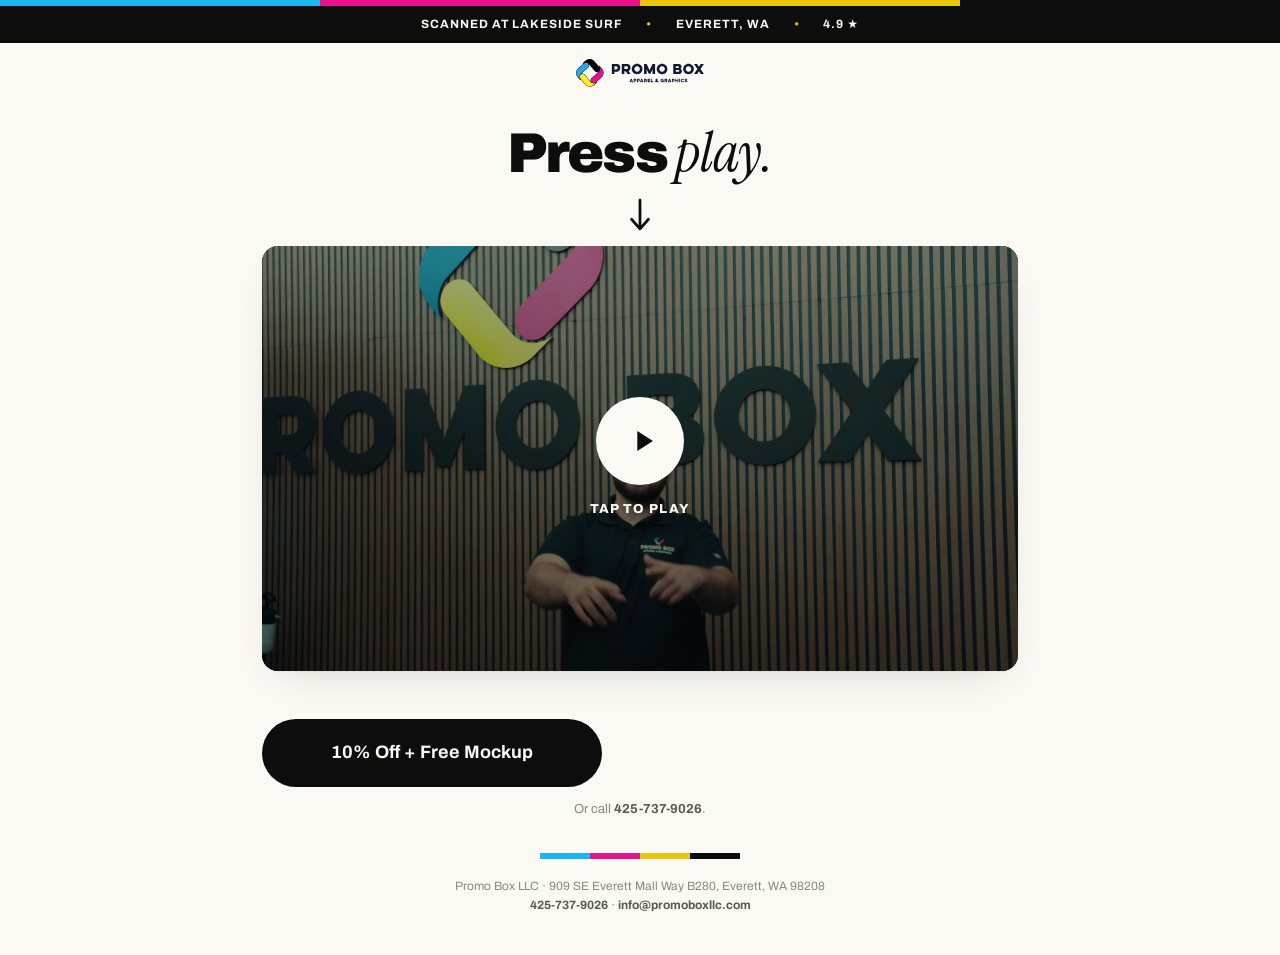
<file: 4/index.html>
<!doctype html>
<html lang="en">
<head>
<meta charset="utf-8">
<meta name="viewport" content="width=device-width, initial-scale=1, viewport-fit=cover">
<title>Press play. | Promo Box</title>
<meta name="description" content="One short video from the Promo Box shop in Everett. 10% off your next order plus a free mockup.">
<meta name="robots" content="noindex, nofollow">
<meta property="og:title" content="Press play.">
<meta property="og:description" content="Vehicle wraps, embroidery, apparel, signs, banners, print. One Everett shop since 2008.">
<meta property="og:image" content="../assets/vsl-poster.jpg">
<link rel="icon" type="image/png" href="../assets/favicon.png">
<link rel="preconnect" href="https://fonts.googleapis.com">
<link rel="preconnect" href="https://fonts.gstatic.com" crossorigin>
<link rel="stylesheet" href="https://fonts.googleapis.com/css2?family=Archivo:wght@400;500;700;800;900&family=Instrument+Serif:ital@0;1&display=swap">
<link rel="stylesheet" href="../styles.css?v=2">
<link rel="stylesheet" href="../v.css?v=2">
</head>
<body class="v">

<div class="cmyk-bar" aria-hidden="true"><span></span><span></span><span></span><span></span></div>

<div class="announce"><div class="announce-inner">
  <span>Scanned at Lakeside Surf</span><span class="dot">&bull;</span><span>Everett, WA</span><span class="dot">&bull;</span><span>4.9 &#9733;</span>
</div></div>

<header class="v-head"><img src="../assets/logo.svg" alt="Promo Box Apparel &amp; Graphics" width="299" height="65"></header>

<main>
  <section class="stage">
    <h1>Press <span class="em">play.</span></h1>
    <svg class="arrow" viewBox="0 0 24 32" aria-hidden="true"><path d="M12 2v26M4 20l8 9 8-9" fill="none" stroke="currentColor" stroke-width="2.6" stroke-linecap="round" stroke-linejoin="round"/></svg>
    <div class="v-video" id="vid" data-state="idle">
      <video src="../assets/vsl.mp4" poster="../assets/vsl-poster.jpg" preload="auto" playsinline muted></video>
      <button class="v-veil" id="veil" type="button" aria-label="Play the video with sound">
        <span class="v-veil-play"><svg viewBox="0 0 24 24" width="34" height="34" aria-hidden="true"><path d="M8 5v14l11-7z" fill="currentColor"/></svg></span>
        <span class="v-veil-label">Tap for sound</span>
      </button>
    </div>
  </section>

  <section class="v-cta" id="cta-zone">
    <button class="btn btn-primary" type="button" data-pb>10% Off + Free Mockup</button>
    <p class="v-fine">Or call <a href="tel:+14257379026">425-737-9026</a>.</p>
  </section>

</main>

<footer class="v-foot">
  <div class="cmyk-bar" aria-hidden="true"><span></span><span></span><span></span><span></span></div>
  <p>Promo Box LLC &middot; 909 SE Everett Mall Way B280, Everett, WA 98208</p>
  <p><a href="tel:+14257379026">425-737-9026</a> &middot; <a href="mailto:info@promoboxllc.com">info@promoboxllc.com</a></p>
</footer>

<script>window.PB_CFG={id:'4',need:'Not sure yet',offer:'10% off your next order plus a free mockup',cta:'10% Off + Free Mockup',tag:'Lakeside Surf QR \u00b7 4'};</script>
<script src="../v.js?v=3" defer></script>
</body>
</html>
</file>
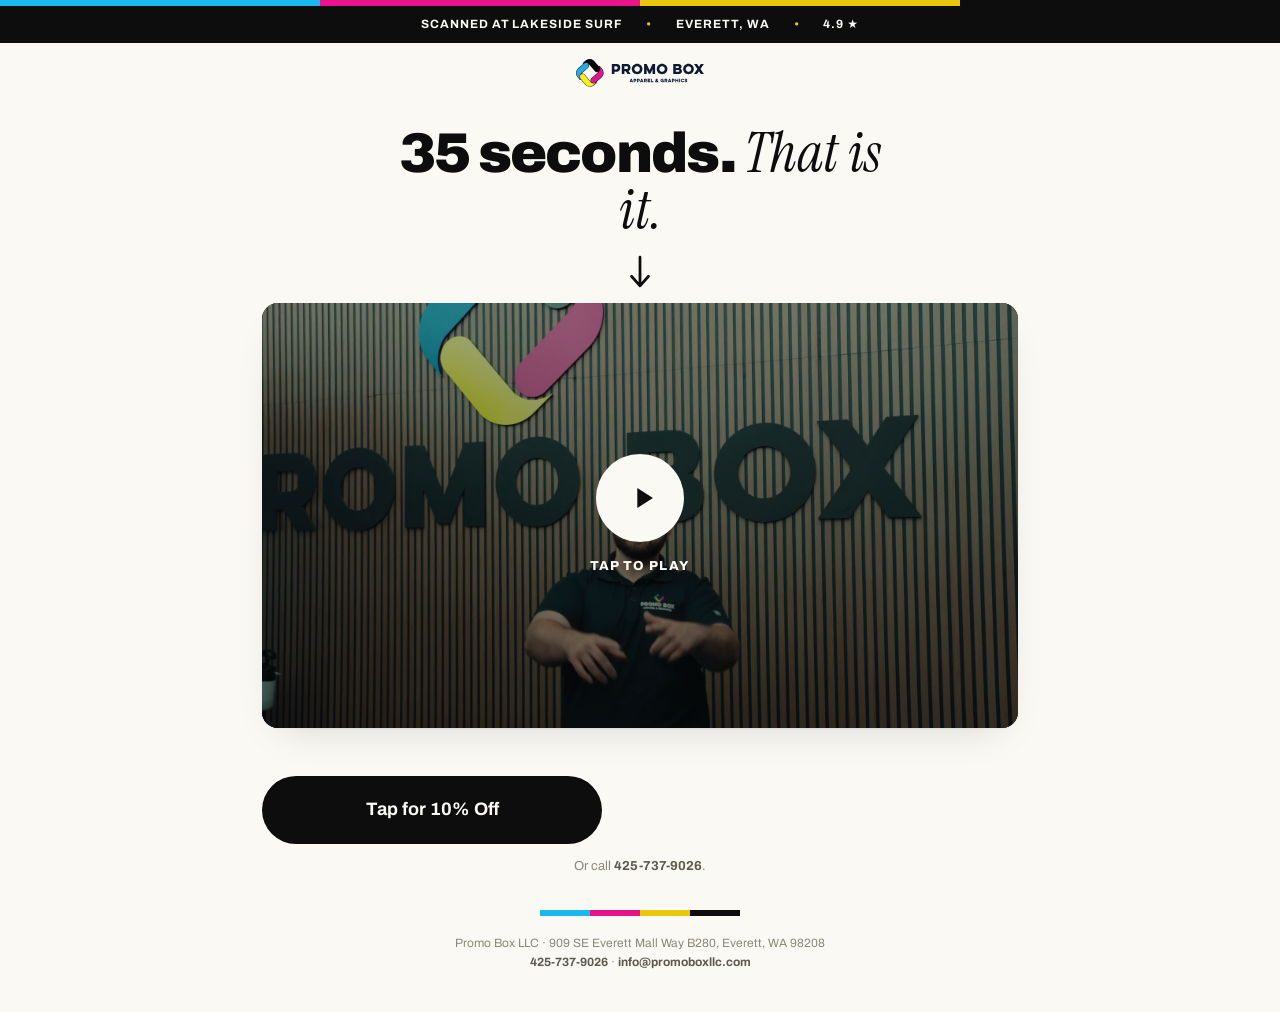
<file: 5/index.html>
<!doctype html>
<html lang="en">
<head>
<meta charset="utf-8">
<meta name="viewport" content="width=device-width, initial-scale=1, viewport-fit=cover">
<title>35 seconds. That is it. | Promo Box</title>
<meta name="description" content="One short video from the Promo Box shop in Everett. 10% off your next order.">
<meta name="robots" content="noindex, nofollow">
<meta property="og:title" content="35 seconds. That is it.">
<meta property="og:description" content="Vehicle wraps, embroidery, apparel, signs, banners, print. One Everett shop since 2008.">
<meta property="og:image" content="../assets/vsl-poster.jpg">
<link rel="icon" type="image/png" href="../assets/favicon.png">
<link rel="preconnect" href="https://fonts.googleapis.com">
<link rel="preconnect" href="https://fonts.gstatic.com" crossorigin>
<link rel="stylesheet" href="https://fonts.googleapis.com/css2?family=Archivo:wght@400;500;700;800;900&family=Instrument+Serif:ital@0;1&display=swap">
<link rel="stylesheet" href="../styles.css?v=2">
<link rel="stylesheet" href="../v.css?v=2">
</head>
<body class="v">

<div class="cmyk-bar" aria-hidden="true"><span></span><span></span><span></span><span></span></div>

<div class="announce"><div class="announce-inner">
  <span>Scanned at Lakeside Surf</span><span class="dot">&bull;</span><span>Everett, WA</span><span class="dot">&bull;</span><span>4.9 &#9733;</span>
</div></div>

<header class="v-head"><img src="../assets/logo.svg" alt="Promo Box Apparel &amp; Graphics" width="299" height="65"></header>

<main>
  <section class="stage">
    <h1>35 seconds. <span class="em">That is it.</span></h1>
    <svg class="arrow" viewBox="0 0 24 32" aria-hidden="true"><path d="M12 2v26M4 20l8 9 8-9" fill="none" stroke="currentColor" stroke-width="2.6" stroke-linecap="round" stroke-linejoin="round"/></svg>
    <div class="v-video" id="vid" data-state="idle">
      <video src="../assets/vsl.mp4" poster="../assets/vsl-poster.jpg" preload="auto" playsinline muted></video>
      <button class="v-veil" id="veil" type="button" aria-label="Play the video with sound">
        <span class="v-veil-play"><svg viewBox="0 0 24 24" width="34" height="34" aria-hidden="true"><path d="M8 5v14l11-7z" fill="currentColor"/></svg></span>
        <span class="v-veil-label">Tap for sound</span>
      </button>
    </div>
  </section>

  <section class="v-cta" id="cta-zone">
    <button class="btn btn-primary" type="button" data-pb>Tap for 10% Off</button>
    <p class="v-fine">Or call <a href="tel:+14257379026">425-737-9026</a>.</p>
  </section>

</main>

<footer class="v-foot">
  <div class="cmyk-bar" aria-hidden="true"><span></span><span></span><span></span><span></span></div>
  <p>Promo Box LLC &middot; 909 SE Everett Mall Way B280, Everett, WA 98208</p>
  <p><a href="tel:+14257379026">425-737-9026</a> &middot; <a href="mailto:info@promoboxllc.com">info@promoboxllc.com</a></p>
</footer>

<script>window.PB_CFG={id:'5',need:'Not sure yet',offer:'10% off your next order',cta:'Tap for 10% Off',tag:'Lakeside Surf QR \u00b7 5'};</script>
<script src="../v.js?v=3" defer></script>
</body>
</html>
</file>
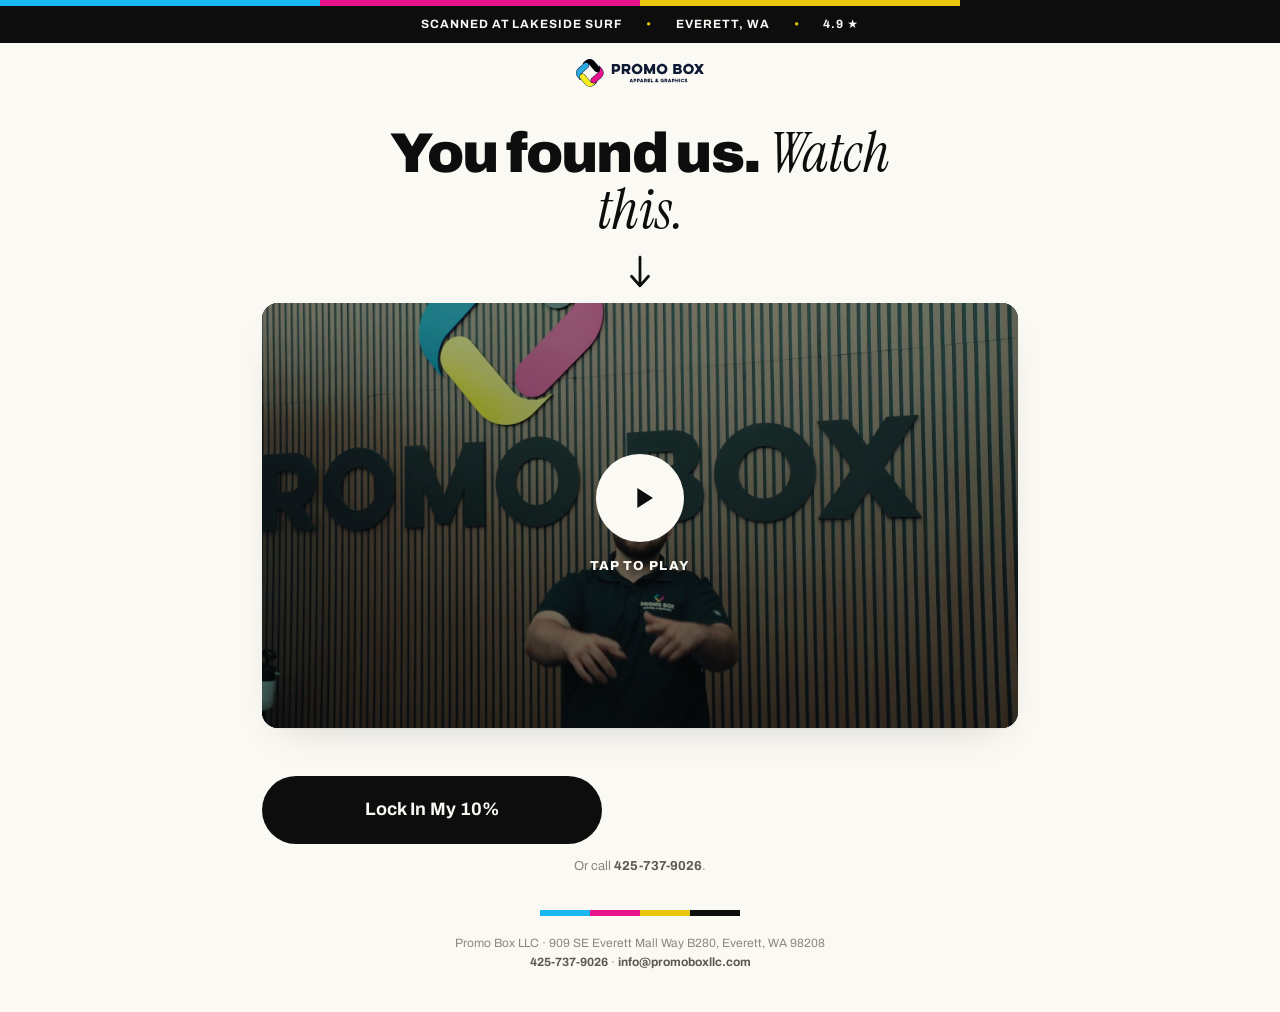
<file: 6/index.html>
<!doctype html>
<html lang="en">
<head>
<meta charset="utf-8">
<meta name="viewport" content="width=device-width, initial-scale=1, viewport-fit=cover">
<title>You found us. Watch this. | Promo Box</title>
<meta name="description" content="One short video from the Promo Box shop in Everett. 10% off your next order.">
<meta name="robots" content="noindex, nofollow">
<meta property="og:title" content="You found us. Watch this.">
<meta property="og:description" content="Vehicle wraps, embroidery, apparel, signs, banners, print. One Everett shop since 2008.">
<meta property="og:image" content="../assets/vsl-poster.jpg">
<link rel="icon" type="image/png" href="../assets/favicon.png">
<link rel="preconnect" href="https://fonts.googleapis.com">
<link rel="preconnect" href="https://fonts.gstatic.com" crossorigin>
<link rel="stylesheet" href="https://fonts.googleapis.com/css2?family=Archivo:wght@400;500;700;800;900&family=Instrument+Serif:ital@0;1&display=swap">
<link rel="stylesheet" href="../styles.css?v=2">
<link rel="stylesheet" href="../v.css?v=2">
</head>
<body class="v">

<div class="cmyk-bar" aria-hidden="true"><span></span><span></span><span></span><span></span></div>

<div class="announce"><div class="announce-inner">
  <span>Scanned at Lakeside Surf</span><span class="dot">&bull;</span><span>Everett, WA</span><span class="dot">&bull;</span><span>4.9 &#9733;</span>
</div></div>

<header class="v-head"><img src="../assets/logo.svg" alt="Promo Box Apparel &amp; Graphics" width="299" height="65"></header>

<main>
  <section class="stage">
    <h1>You found us. <span class="em">Watch this.</span></h1>
    <svg class="arrow" viewBox="0 0 24 32" aria-hidden="true"><path d="M12 2v26M4 20l8 9 8-9" fill="none" stroke="currentColor" stroke-width="2.6" stroke-linecap="round" stroke-linejoin="round"/></svg>
    <div class="v-video" id="vid" data-state="idle">
      <video src="../assets/vsl.mp4" poster="../assets/vsl-poster.jpg" preload="auto" playsinline muted></video>
      <button class="v-veil" id="veil" type="button" aria-label="Play the video with sound">
        <span class="v-veil-play"><svg viewBox="0 0 24 24" width="34" height="34" aria-hidden="true"><path d="M8 5v14l11-7z" fill="currentColor"/></svg></span>
        <span class="v-veil-label">Tap for sound</span>
      </button>
    </div>
  </section>

  <section class="v-cta" id="cta-zone">
    <button class="btn btn-primary" type="button" data-pb>Lock In My 10%</button>
    <p class="v-fine">Or call <a href="tel:+14257379026">425-737-9026</a>.</p>
  </section>

</main>

<footer class="v-foot">
  <div class="cmyk-bar" aria-hidden="true"><span></span><span></span><span></span><span></span></div>
  <p>Promo Box LLC &middot; 909 SE Everett Mall Way B280, Everett, WA 98208</p>
  <p><a href="tel:+14257379026">425-737-9026</a> &middot; <a href="mailto:info@promoboxllc.com">info@promoboxllc.com</a></p>
</footer>

<script>window.PB_CFG={id:'6',need:'Not sure yet',offer:'10% off your next order',cta:'Lock In My 10%',tag:'Lakeside Surf QR \u00b7 6'};</script>
<script src="../v.js?v=3" defer></script>
</body>
</html>
</file>
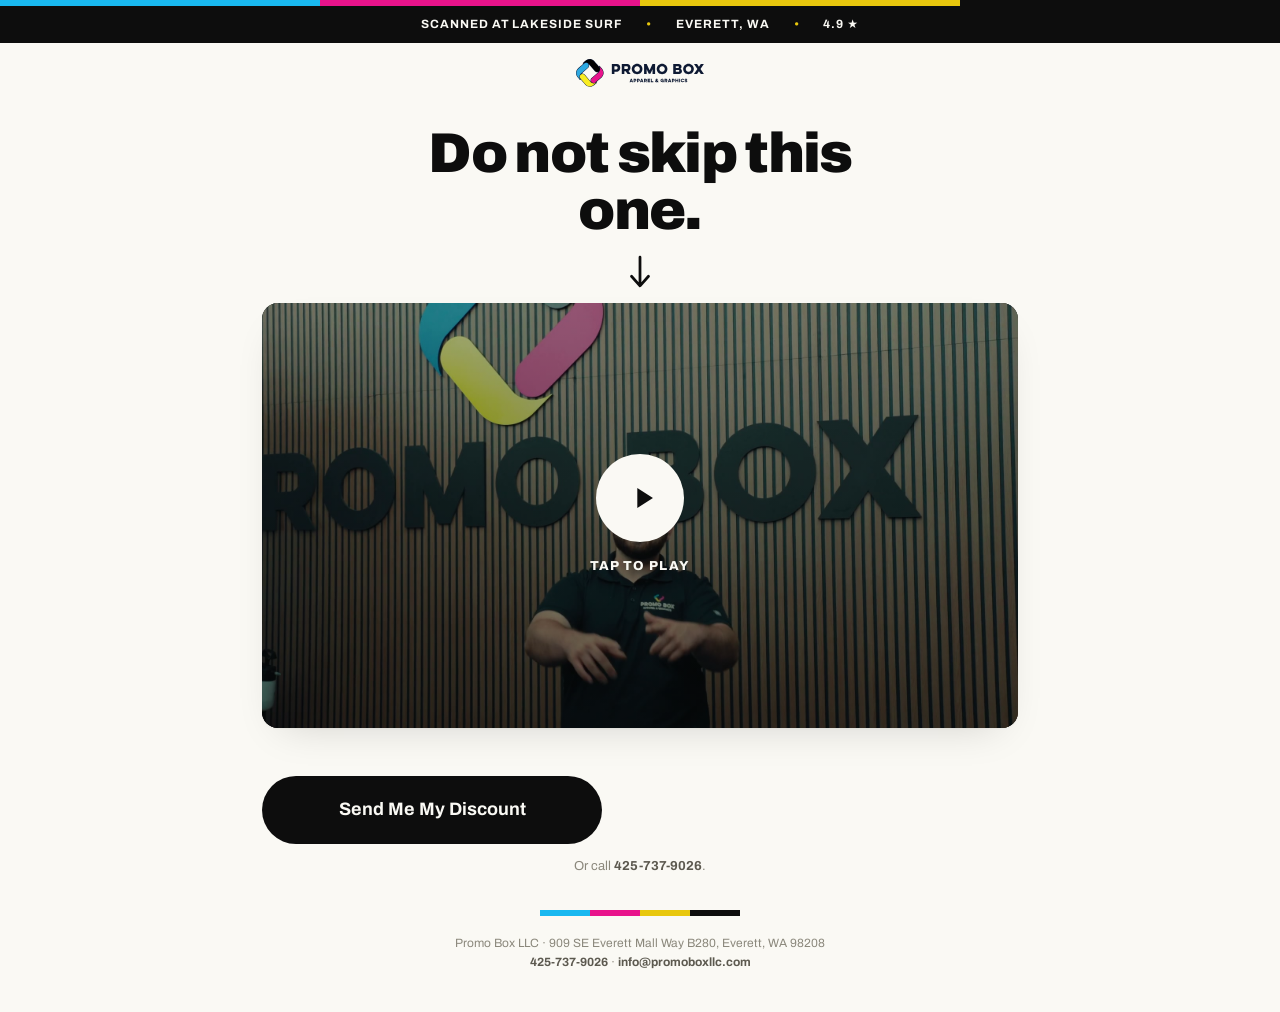
<file: 7/index.html>
<!doctype html>
<html lang="en">
<head>
<meta charset="utf-8">
<meta name="viewport" content="width=device-width, initial-scale=1, viewport-fit=cover">
<title>Do not skip this one. | Promo Box</title>
<meta name="description" content="One short video from the Promo Box shop in Everett. 10% off your next order.">
<meta name="robots" content="noindex, nofollow">
<meta property="og:title" content="Do not skip this one.">
<meta property="og:description" content="Vehicle wraps, embroidery, apparel, signs, banners, print. One Everett shop since 2008.">
<meta property="og:image" content="../assets/vsl-poster.jpg">
<link rel="icon" type="image/png" href="../assets/favicon.png">
<link rel="preconnect" href="https://fonts.googleapis.com">
<link rel="preconnect" href="https://fonts.gstatic.com" crossorigin>
<link rel="stylesheet" href="https://fonts.googleapis.com/css2?family=Archivo:wght@400;500;700;800;900&family=Instrument+Serif:ital@0;1&display=swap">
<link rel="stylesheet" href="../styles.css?v=2">
<link rel="stylesheet" href="../v.css?v=2">
</head>
<body class="v">

<div class="cmyk-bar" aria-hidden="true"><span></span><span></span><span></span><span></span></div>

<div class="announce"><div class="announce-inner">
  <span>Scanned at Lakeside Surf</span><span class="dot">&bull;</span><span>Everett, WA</span><span class="dot">&bull;</span><span>4.9 &#9733;</span>
</div></div>

<header class="v-head"><img src="../assets/logo.svg" alt="Promo Box Apparel &amp; Graphics" width="299" height="65"></header>

<main>
  <section class="stage">
    <h1>Do not skip this one.</h1>
    <svg class="arrow" viewBox="0 0 24 32" aria-hidden="true"><path d="M12 2v26M4 20l8 9 8-9" fill="none" stroke="currentColor" stroke-width="2.6" stroke-linecap="round" stroke-linejoin="round"/></svg>
    <div class="v-video" id="vid" data-state="idle">
      <video src="../assets/vsl.mp4" poster="../assets/vsl-poster.jpg" preload="auto" playsinline muted></video>
      <button class="v-veil" id="veil" type="button" aria-label="Play the video with sound">
        <span class="v-veil-play"><svg viewBox="0 0 24 24" width="34" height="34" aria-hidden="true"><path d="M8 5v14l11-7z" fill="currentColor"/></svg></span>
        <span class="v-veil-label">Tap for sound</span>
      </button>
    </div>
  </section>

  <section class="v-cta" id="cta-zone">
    <button class="btn btn-primary" type="button" data-pb>Send Me My Discount</button>
    <p class="v-fine">Or call <a href="tel:+14257379026">425-737-9026</a>.</p>
  </section>

</main>

<footer class="v-foot">
  <div class="cmyk-bar" aria-hidden="true"><span></span><span></span><span></span><span></span></div>
  <p>Promo Box LLC &middot; 909 SE Everett Mall Way B280, Everett, WA 98208</p>
  <p><a href="tel:+14257379026">425-737-9026</a> &middot; <a href="mailto:info@promoboxllc.com">info@promoboxllc.com</a></p>
</footer>

<script>window.PB_CFG={id:'7',need:'Not sure yet',offer:'10% off your next order',cta:'Send Me My Discount',tag:'Lakeside Surf QR \u00b7 7'};</script>
<script src="../v.js?v=3" defer></script>
</body>
</html>
</file>
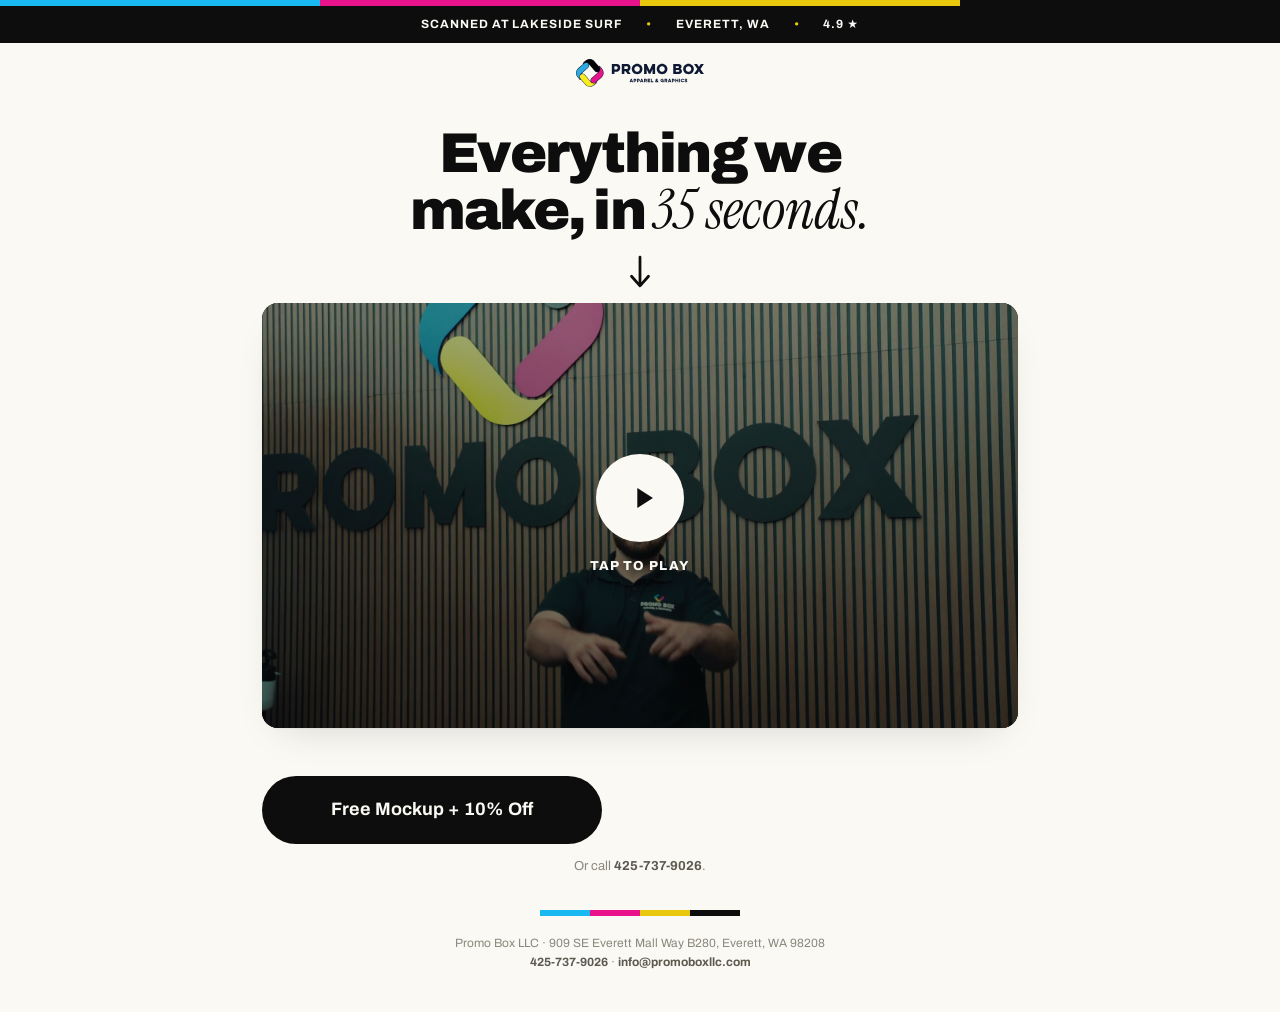
<file: 8/index.html>
<!doctype html>
<html lang="en">
<head>
<meta charset="utf-8">
<meta name="viewport" content="width=device-width, initial-scale=1, viewport-fit=cover">
<title>Everything we make, in 35 seconds. | Promo Box</title>
<meta name="description" content="One short video from the Promo Box shop in Everett. a free mockup and 10% off your next order.">
<meta name="robots" content="noindex, nofollow">
<meta property="og:title" content="Everything we make, in 35 seconds.">
<meta property="og:description" content="Vehicle wraps, embroidery, apparel, signs, banners, print. One Everett shop since 2008.">
<meta property="og:image" content="../assets/vsl-poster.jpg">
<link rel="icon" type="image/png" href="../assets/favicon.png">
<link rel="preconnect" href="https://fonts.googleapis.com">
<link rel="preconnect" href="https://fonts.gstatic.com" crossorigin>
<link rel="stylesheet" href="https://fonts.googleapis.com/css2?family=Archivo:wght@400;500;700;800;900&family=Instrument+Serif:ital@0;1&display=swap">
<link rel="stylesheet" href="../styles.css?v=2">
<link rel="stylesheet" href="../v.css?v=2">
</head>
<body class="v">

<div class="cmyk-bar" aria-hidden="true"><span></span><span></span><span></span><span></span></div>

<div class="announce"><div class="announce-inner">
  <span>Scanned at Lakeside Surf</span><span class="dot">&bull;</span><span>Everett, WA</span><span class="dot">&bull;</span><span>4.9 &#9733;</span>
</div></div>

<header class="v-head"><img src="../assets/logo.svg" alt="Promo Box Apparel &amp; Graphics" width="299" height="65"></header>

<main>
  <section class="stage">
    <h1>Everything we make, in <span class="em">35 seconds.</span></h1>
    <svg class="arrow" viewBox="0 0 24 32" aria-hidden="true"><path d="M12 2v26M4 20l8 9 8-9" fill="none" stroke="currentColor" stroke-width="2.6" stroke-linecap="round" stroke-linejoin="round"/></svg>
    <div class="v-video" id="vid" data-state="idle">
      <video src="../assets/vsl.mp4" poster="../assets/vsl-poster.jpg" preload="auto" playsinline muted></video>
      <button class="v-veil" id="veil" type="button" aria-label="Play the video with sound">
        <span class="v-veil-play"><svg viewBox="0 0 24 24" width="34" height="34" aria-hidden="true"><path d="M8 5v14l11-7z" fill="currentColor"/></svg></span>
        <span class="v-veil-label">Tap for sound</span>
      </button>
    </div>
  </section>

  <section class="v-cta" id="cta-zone">
    <button class="btn btn-primary" type="button" data-pb>Free Mockup + 10% Off</button>
    <p class="v-fine">Or call <a href="tel:+14257379026">425-737-9026</a>.</p>
  </section>

</main>

<footer class="v-foot">
  <div class="cmyk-bar" aria-hidden="true"><span></span><span></span><span></span><span></span></div>
  <p>Promo Box LLC &middot; 909 SE Everett Mall Way B280, Everett, WA 98208</p>
  <p><a href="tel:+14257379026">425-737-9026</a> &middot; <a href="mailto:info@promoboxllc.com">info@promoboxllc.com</a></p>
</footer>

<script>window.PB_CFG={id:'8',need:'Not sure yet',offer:'a free mockup and 10% off your next order',cta:'Free Mockup + 10% Off',tag:'Lakeside Surf QR \u00b7 8'};</script>
<script src="../v.js?v=3" defer></script>
</body>
</html>
</file>
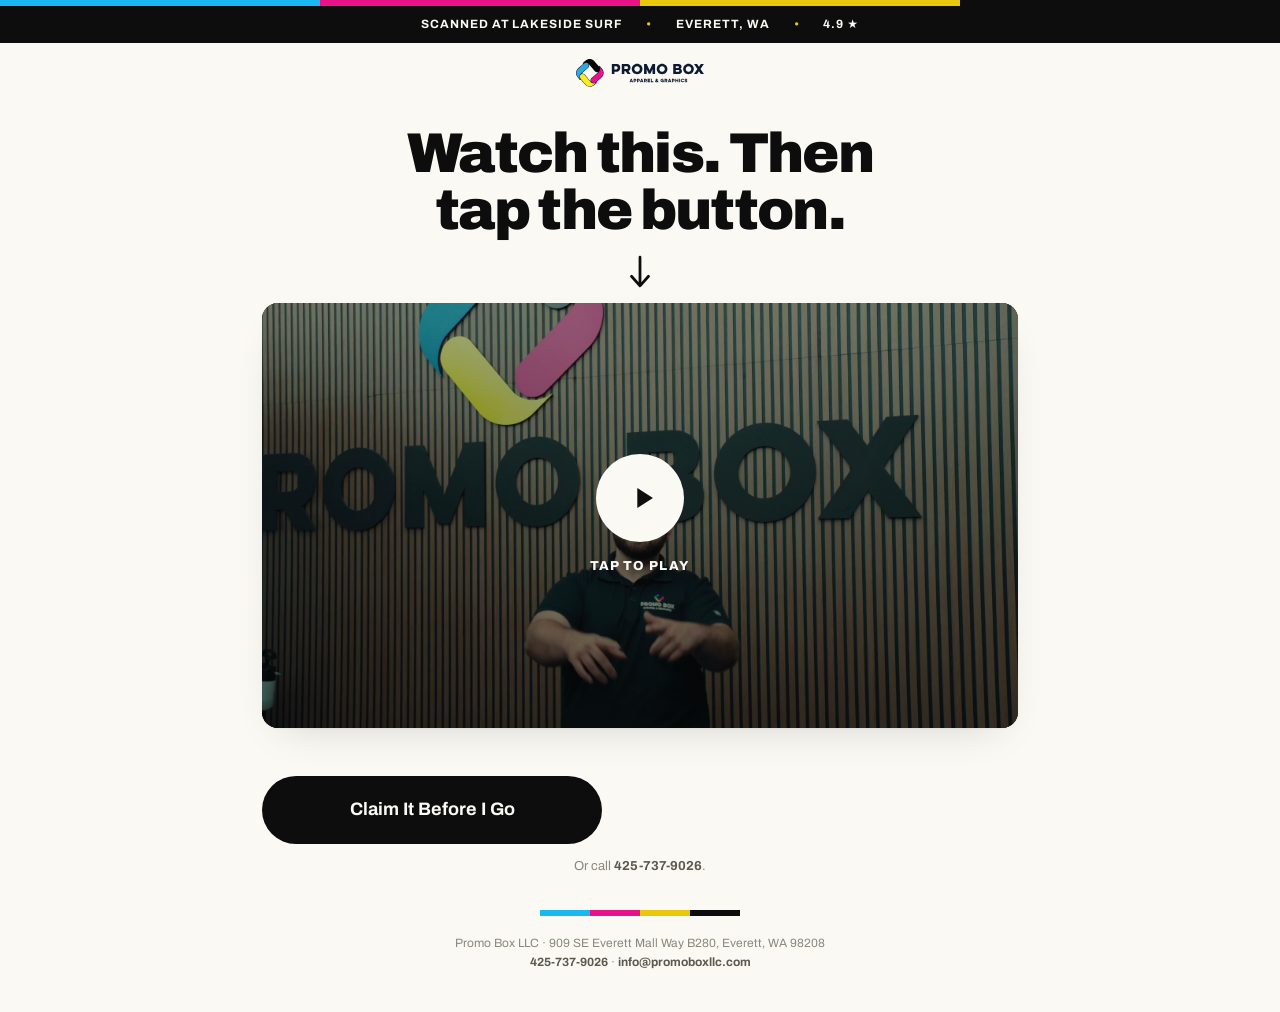
<file: 9/index.html>
<!doctype html>
<html lang="en">
<head>
<meta charset="utf-8">
<meta name="viewport" content="width=device-width, initial-scale=1, viewport-fit=cover">
<title>Watch this. Then tap the button. | Promo Box</title>
<meta name="description" content="One short video from the Promo Box shop in Everett. 10% off your next order.">
<meta name="robots" content="noindex, nofollow">
<meta property="og:title" content="Watch this. Then tap the button.">
<meta property="og:description" content="Vehicle wraps, embroidery, apparel, signs, banners, print. One Everett shop since 2008.">
<meta property="og:image" content="../assets/vsl-poster.jpg">
<link rel="icon" type="image/png" href="../assets/favicon.png">
<link rel="preconnect" href="https://fonts.googleapis.com">
<link rel="preconnect" href="https://fonts.gstatic.com" crossorigin>
<link rel="stylesheet" href="https://fonts.googleapis.com/css2?family=Archivo:wght@400;500;700;800;900&family=Instrument+Serif:ital@0;1&display=swap">
<link rel="stylesheet" href="../styles.css?v=2">
<link rel="stylesheet" href="../v.css?v=2">
</head>
<body class="v">

<div class="cmyk-bar" aria-hidden="true"><span></span><span></span><span></span><span></span></div>

<div class="announce"><div class="announce-inner">
  <span>Scanned at Lakeside Surf</span><span class="dot">&bull;</span><span>Everett, WA</span><span class="dot">&bull;</span><span>4.9 &#9733;</span>
</div></div>

<header class="v-head"><img src="../assets/logo.svg" alt="Promo Box Apparel &amp; Graphics" width="299" height="65"></header>

<main>
  <section class="stage">
    <h1>Watch this. Then tap the button.</h1>
    <svg class="arrow" viewBox="0 0 24 32" aria-hidden="true"><path d="M12 2v26M4 20l8 9 8-9" fill="none" stroke="currentColor" stroke-width="2.6" stroke-linecap="round" stroke-linejoin="round"/></svg>
    <div class="v-video" id="vid" data-state="idle">
      <video src="../assets/vsl.mp4" poster="../assets/vsl-poster.jpg" preload="auto" playsinline muted></video>
      <button class="v-veil" id="veil" type="button" aria-label="Play the video with sound">
        <span class="v-veil-play"><svg viewBox="0 0 24 24" width="34" height="34" aria-hidden="true"><path d="M8 5v14l11-7z" fill="currentColor"/></svg></span>
        <span class="v-veil-label">Tap for sound</span>
      </button>
    </div>
  </section>

  <section class="v-cta" id="cta-zone">
    <button class="btn btn-primary" type="button" data-pb>Claim It Before I Go</button>
    <p class="v-fine">Or call <a href="tel:+14257379026">425-737-9026</a>.</p>
  </section>

</main>

<footer class="v-foot">
  <div class="cmyk-bar" aria-hidden="true"><span></span><span></span><span></span><span></span></div>
  <p>Promo Box LLC &middot; 909 SE Everett Mall Way B280, Everett, WA 98208</p>
  <p><a href="tel:+14257379026">425-737-9026</a> &middot; <a href="mailto:info@promoboxllc.com">info@promoboxllc.com</a></p>
</footer>

<script>window.PB_CFG={id:'9',need:'Not sure yet',offer:'10% off your next order',cta:'Claim It Before I Go',tag:'Lakeside Surf QR \u00b7 9'};</script>
<script src="../v.js?v=3" defer></script>
</body>
</html>
</file>
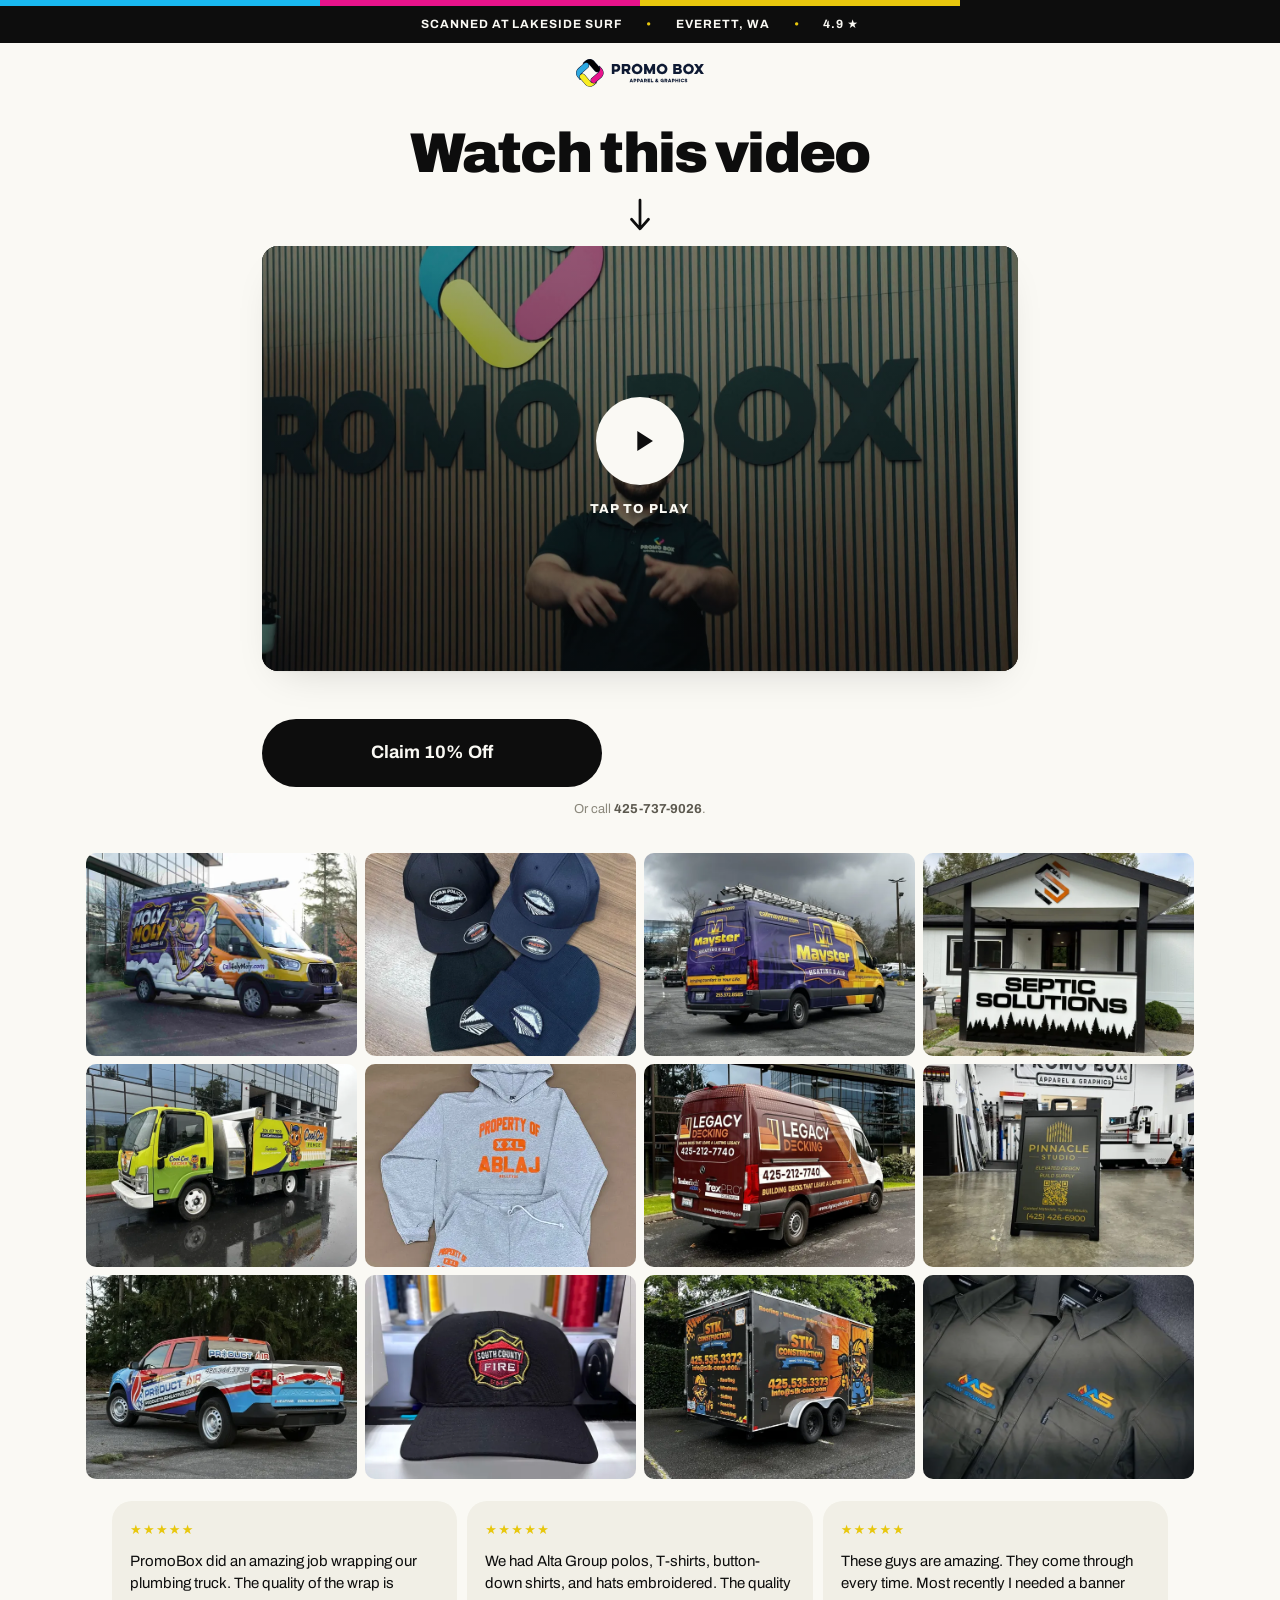
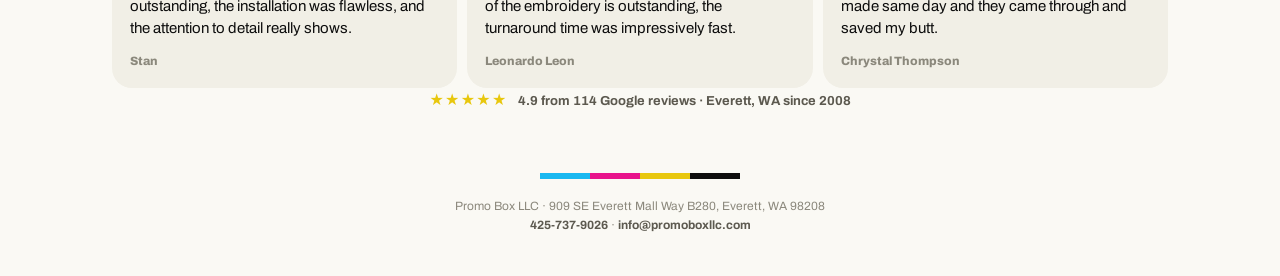
<file: proof/index.html>
<!doctype html>
<html lang="en">
<head>
<meta charset="utf-8">
<meta name="viewport" content="width=device-width, initial-scale=1, viewport-fit=cover">
<title>Watch this video | Promo Box</title>
<meta name="description" content="One short video from the Promo Box shop in Everett. 10% off your next order.">
<meta name="robots" content="noindex, nofollow">
<meta property="og:title" content="Watch this video">
<meta property="og:description" content="Vehicle wraps, embroidery, apparel, signs, banners, print. One Everett shop since 2008.">
<meta property="og:image" content="../assets/vsl-poster.jpg">
<link rel="icon" type="image/png" href="../assets/favicon.png">
<link rel="preconnect" href="https://fonts.googleapis.com">
<link rel="preconnect" href="https://fonts.gstatic.com" crossorigin>
<link rel="stylesheet" href="https://fonts.googleapis.com/css2?family=Archivo:wght@400;500;700;800;900&family=Instrument+Serif:ital@0;1&display=swap">
<link rel="stylesheet" href="../styles.css?v=2">
<link rel="stylesheet" href="../v.css?v=2">
</head>
<body class="v">

<div class="cmyk-bar" aria-hidden="true"><span></span><span></span><span></span><span></span></div>

<div class="announce"><div class="announce-inner">
  <span>Scanned at Lakeside Surf</span><span class="dot">&bull;</span><span>Everett, WA</span><span class="dot">&bull;</span><span>4.9 &#9733;</span>
</div></div>

<header class="v-head"><img src="../assets/logo.svg" alt="Promo Box Apparel &amp; Graphics" width="299" height="65"></header>

<main>
  <section class="stage">
    <h1>Watch this video</h1>
    <svg class="arrow" viewBox="0 0 24 32" aria-hidden="true"><path d="M12 2v26M4 20l8 9 8-9" fill="none" stroke="currentColor" stroke-width="2.6" stroke-linecap="round" stroke-linejoin="round"/></svg>
    <div class="v-video" id="vid" data-state="idle">
      <video src="../assets/vsl.mp4" poster="../assets/vsl-poster.jpg" preload="auto" playsinline muted></video>
      <button class="v-veil" id="veil" type="button" aria-label="Play the video with sound">
        <span class="v-veil-play"><svg viewBox="0 0 24 24" width="34" height="34" aria-hidden="true"><path d="M8 5v14l11-7z" fill="currentColor"/></svg></span>
        <span class="v-veil-label">Tap for sound</span>
      </button>
    </div>
  </section>

  <section class="v-cta" id="cta-zone">
    <button class="btn btn-primary" type="button" data-pb>Claim 10% Off</button>
    <p class="v-fine">Or call <a href="tel:+14257379026">425-737-9026</a>.</p>
  </section>

  <section class="proof">
    <div class="grid">
      <figure><img src="../assets/wraps/holymoly-van-640.webp" srcset="../assets/wraps/holymoly-van-640.webp 640w, ../assets/wraps/holymoly-van-1200.webp 1200w" sizes="(min-width:720px) 25vw, 50vw" alt="Holy Moly van wrap" loading="lazy" width="1200" height="900"></figure>
      <figure><img src="../assets/shop/embroidery-caps-640.webp" srcset="../assets/shop/embroidery-caps-640.webp 640w, ../assets/shop/embroidery-caps-1200.webp 1200w" sizes="(min-width:720px) 25vw, 50vw" alt="Embroidered caps" loading="lazy" width="1200" height="900"></figure>
      <figure><img src="../assets/wraps/mayster-van-640.webp" srcset="../assets/wraps/mayster-van-640.webp 640w, ../assets/wraps/mayster-van-1200.webp 1200w" sizes="(min-width:720px) 25vw, 50vw" alt="Mayster van wrap" loading="lazy" width="1200" height="900"></figure>
      <figure><img src="../assets/shop/sign-septic-640.webp" srcset="../assets/shop/sign-septic-640.webp 640w, ../assets/shop/sign-septic-1200.webp 1200w" sizes="(min-width:720px) 25vw, 50vw" alt="Septic Solutions sign" loading="lazy" width="1200" height="900"></figure>
      <figure><img src="../assets/wraps/coolcat-truck-640.webp" srcset="../assets/wraps/coolcat-truck-640.webp 640w, ../assets/wraps/coolcat-truck-1200.webp 1200w" sizes="(min-width:720px) 25vw, 50vw" alt="Cool Cat Fence truck wrap" loading="lazy" width="1200" height="900"></figure>
      <figure><img src="../assets/shop/apparel-hoodie-640.webp" srcset="../assets/shop/apparel-hoodie-640.webp 640w, ../assets/shop/apparel-hoodie-1200.webp 1200w" sizes="(min-width:720px) 25vw, 50vw" alt="Custom printed hoodie" loading="lazy" width="1200" height="900"></figure>
      <figure><img src="../assets/wraps/legacy-decking-van-640.webp" srcset="../assets/wraps/legacy-decking-van-640.webp 640w, ../assets/wraps/legacy-decking-van-1200.webp 1200w" sizes="(min-width:720px) 25vw, 50vw" alt="Legacy Decking van wrap" loading="lazy" width="1200" height="900"></figure>
      <figure><img src="../assets/shop/aframe-shop-640.webp" srcset="../assets/shop/aframe-shop-640.webp 640w, ../assets/shop/aframe-shop-1200.webp 1200w" sizes="(min-width:720px) 25vw, 50vw" alt="A-frame sign" loading="lazy" width="1200" height="900"></figure>
      <figure><img src="../assets/wraps/productair-pickup-640.webp" srcset="../assets/wraps/productair-pickup-640.webp 640w, ../assets/wraps/productair-pickup-1200.webp 1200w" sizes="(min-width:720px) 25vw, 50vw" alt="Product Air pickup wrap" loading="lazy" width="1200" height="900"></figure>
      <figure><img src="../assets/shop/embroidery-cap-fire-640.webp" srcset="../assets/shop/embroidery-cap-fire-640.webp 640w, ../assets/shop/embroidery-cap-fire-1200.webp 1200w" sizes="(min-width:720px) 25vw, 50vw" alt="South County Fire cap" loading="lazy" width="1200" height="900"></figure>
      <figure><img src="../assets/wraps/stk-trailer-640.webp" srcset="../assets/wraps/stk-trailer-640.webp 640w, ../assets/wraps/stk-trailer-1200.webp 1200w" sizes="(min-width:720px) 25vw, 50vw" alt="STK Construction trailer wrap" loading="lazy" width="1200" height="900"></figure>
      <figure><img src="../assets/shop/apparel-jacket-640.webp" srcset="../assets/shop/apparel-jacket-640.webp 640w, ../assets/shop/apparel-jacket-1200.webp 1200w" sizes="(min-width:720px) 25vw, 50vw" alt="Embroidered work jacket" loading="lazy" width="1200" height="900"></figure>
    </div>
    <div class="review-strip">
      <blockquote><span class="stars">&#9733;&#9733;&#9733;&#9733;&#9733;</span><p>PromoBox did an amazing job wrapping our plumbing truck. The quality of the wrap is outstanding, the installation was flawless, and the attention to detail really shows.</p><cite>Stan</cite></blockquote>
      <blockquote><span class="stars">&#9733;&#9733;&#9733;&#9733;&#9733;</span><p>We had Alta Group polos, T-shirts, button-down shirts, and hats embroidered. The quality of the embroidery is outstanding, the turnaround time was impressively fast.</p><cite>Leonardo Leon</cite></blockquote>
      <blockquote><span class="stars">&#9733;&#9733;&#9733;&#9733;&#9733;</span><p>These guys are amazing. They come through every time. Most recently I needed a banner made same day and they came through and saved my butt.</p><cite>Chrystal Thompson</cite></blockquote>
    </div>
    <p class="proof-stars"><b>&#9733;&#9733;&#9733;&#9733;&#9733;</b> 4.9 from 114 Google reviews &middot; Everett, WA since 2008</p>
  </section>
</main>

<footer class="v-foot">
  <div class="cmyk-bar" aria-hidden="true"><span></span><span></span><span></span><span></span></div>
  <p>Promo Box LLC &middot; 909 SE Everett Mall Way B280, Everett, WA 98208</p>
  <p><a href="tel:+14257379026">425-737-9026</a> &middot; <a href="mailto:info@promoboxllc.com">info@promoboxllc.com</a></p>
</footer>

<script>window.PB_CFG={id:'proof',need:'Not sure yet',offer:'10% off your next order',cta:'Claim 10% Off',tag:'Lakeside Surf QR \u00b7 proof'};</script>
<script src="../v.js?v=3" defer></script>
</body>
</html>
</file>
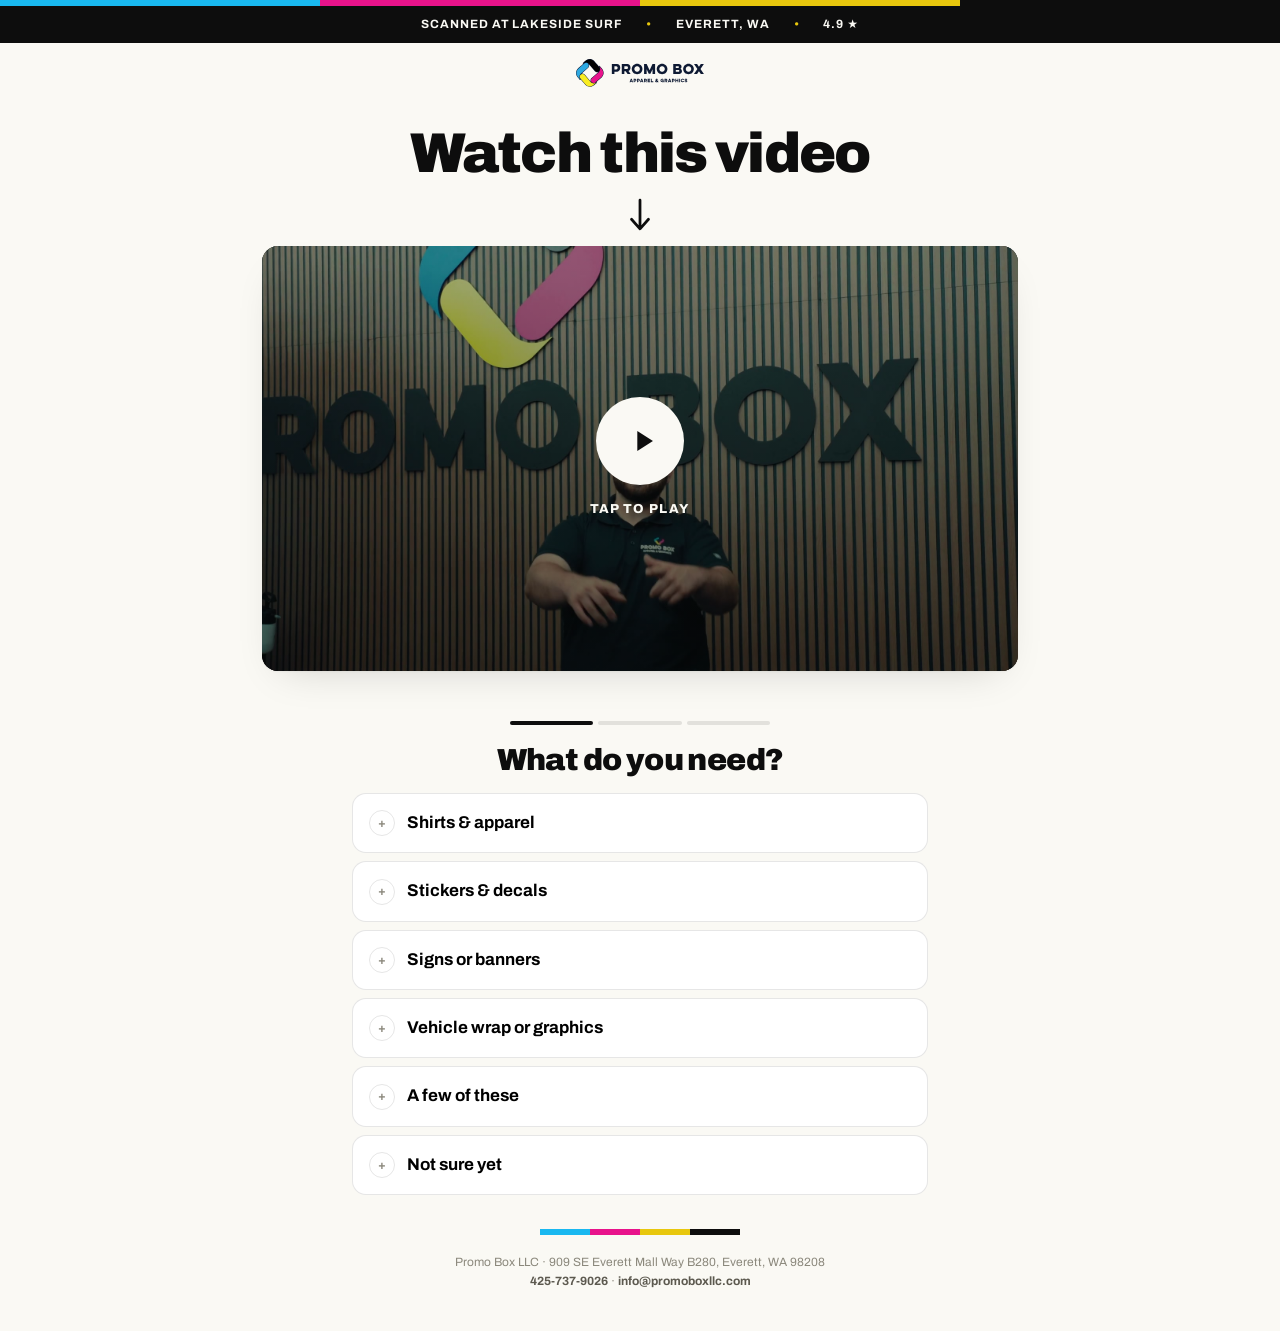
<file: quiz/index.html>
<!doctype html>
<html lang="en">
<head>
<meta charset="utf-8">
<meta name="viewport" content="width=device-width, initial-scale=1, viewport-fit=cover">
<title>Watch this video | Promo Box</title>
<meta name="description" content="One short video from the Promo Box shop in Everett. 10% off your next order.">
<meta name="robots" content="noindex, nofollow">
<meta property="og:title" content="Watch this video">
<meta property="og:description" content="Vehicle wraps, embroidery, apparel, signs, banners, print. One Everett shop since 2008.">
<meta property="og:image" content="../assets/vsl-poster.jpg">
<link rel="icon" type="image/png" href="../assets/favicon.png">
<link rel="preconnect" href="https://fonts.googleapis.com">
<link rel="preconnect" href="https://fonts.gstatic.com" crossorigin>
<link rel="stylesheet" href="https://fonts.googleapis.com/css2?family=Archivo:wght@400;500;700;800;900&family=Instrument+Serif:ital@0;1&display=swap">
<link rel="stylesheet" href="../styles.css?v=2">
<link rel="stylesheet" href="../v.css?v=2">
</head>
<body class="v">

<div class="cmyk-bar" aria-hidden="true"><span></span><span></span><span></span><span></span></div>

<div class="announce"><div class="announce-inner">
  <span>Scanned at Lakeside Surf</span><span class="dot">&bull;</span><span>Everett, WA</span><span class="dot">&bull;</span><span>4.9 &#9733;</span>
</div></div>

<header class="v-head"><img src="../assets/logo.svg" alt="Promo Box Apparel &amp; Graphics" width="299" height="65"></header>

<main>
  <section class="stage">
    <h1>Watch this video</h1>
    <svg class="arrow" viewBox="0 0 24 32" aria-hidden="true"><path d="M12 2v26M4 20l8 9 8-9" fill="none" stroke="currentColor" stroke-width="2.6" stroke-linecap="round" stroke-linejoin="round"/></svg>
    <div class="v-video" id="vid" data-state="idle">
      <video src="../assets/vsl.mp4" poster="../assets/vsl-poster.jpg" preload="auto" playsinline muted></video>
      <button class="v-veil" id="veil" type="button" aria-label="Play the video with sound">
        <span class="v-veil-play"><svg viewBox="0 0 24 24" width="34" height="34" aria-hidden="true"><path d="M8 5v14l11-7z" fill="currentColor"/></svg></span>
        <span class="v-veil-label">Tap for sound</span>
      </button>
    </div>
  </section>
<section class="quiz" id="cta-zone">
    <div class="quiz-bar"><span class="on"></span><span></span><span></span></div>
    <div class="quiz-step on" data-step="0" data-key="need">
      <p class="quiz-q">What do you need?</p>
      <div class="quiz-opts">
        <button class="opt-btn" type="button" data-val="Shirts &amp; apparel"><i>&#43;</i>Shirts &amp; apparel</button>
        <button class="opt-btn" type="button" data-val="Stickers &amp; decals"><i>&#43;</i>Stickers &amp; decals</button>
        <button class="opt-btn" type="button" data-val="Signs or banners"><i>&#43;</i>Signs or banners</button>
        <button class="opt-btn" type="button" data-val="Vehicle wrap or graphics"><i>&#43;</i>Vehicle wrap or graphics</button>
        <button class="opt-btn" type="button" data-val="A few of these"><i>&#43;</i>A few of these</button>
        <button class="opt-btn" type="button" data-val="Not sure yet"><i>&#43;</i>Not sure yet</button>
      </div>
    </div>
    <div class="quiz-step" data-step="1" data-key="when">
      <p class="quiz-q">How soon?</p>
      <div class="quiz-opts">
        <button class="opt-btn" type="button" data-val="This week"><i>&#43;</i>This week</button>
        <button class="opt-btn" type="button" data-val="This month"><i>&#43;</i>This month</button>
        <button class="opt-btn" type="button" data-val="Next few months"><i>&#43;</i>Next few months</button>
        <button class="opt-btn" type="button" data-val="Just looking"><i>&#43;</i>Just looking</button>
      </div>
      <button class="quiz-back" type="button">Back</button>
    </div>
    <div class="quiz-step" data-step="2" data-key="who">
      <p class="quiz-q">Who is it for?</p>
      <div class="quiz-opts">
        <button class="opt-btn" type="button" data-val="My business"><i>&#43;</i>My business</button>
        <button class="opt-btn" type="button" data-val="An event"><i>&#43;</i>An event</button>
        <button class="opt-btn" type="button" data-val="A team or crew"><i>&#43;</i>A team or crew</button>
        <button class="opt-btn" type="button" data-val="Something personal"><i>&#43;</i>Something personal</button>
      </div>
      <button class="quiz-back" type="button">Back</button>
    </div>
  </section>

</main>

<footer class="v-foot">
  <div class="cmyk-bar" aria-hidden="true"><span></span><span></span><span></span><span></span></div>
  <p>Promo Box LLC &middot; 909 SE Everett Mall Way B280, Everett, WA 98208</p>
  <p><a href="tel:+14257379026">425-737-9026</a> &middot; <a href="mailto:info@promoboxllc.com">info@promoboxllc.com</a></p>
</footer>

<script>window.PB_CFG={id:'quiz',need:'Not sure yet',offer:'10% off your next order',cta:'Send it',tag:'Lakeside Surf QR \u00b7 quiz'};</script>
<script src="../v.js?v=3" defer></script>
<script src="../quiz.js?v=3" defer></script>
</body>
</html>
</file>
<file: styles.css>
/* PROMO BOX VSL funnel. Brand law: ~/promobox-store/site/styles.css ("Press Check"). Mobile first. */
:root {
  --canvas:#FAF9F4; --card:#F1EFE6; --white:#fff; --ink:#0D0D0D; --ink-2:#5C594F; --ink-3:#8B887C;
  --on-dark:#FAF9F4; --on-dark-sub:#B9B6AA; --yellow:#E8C70D; --yellow-ink:#141200; --navy:#0B2D74;
  --magenta:#E8138B; --cyan:#19B8F0; --line:rgba(13,13,13,.10); --line-dark:rgba(250,249,244,.14);
  --r-card:20px; --r-media:16px; --r-input:12px; --r-pill:999px;
  --shadow-card:0 1px 2px rgba(13,13,13,.04),0 16px 40px -20px rgba(13,13,13,.18);
  --max-w:1120px; --gutter:20px; --sec-y:56px;
  --ease:cubic-bezier(.2,.7,.3,1); --fast:150ms;
  --disp:'Archivo',system-ui,sans-serif; --serif:'Instrument Serif',Georgia,serif;
}
*{margin:0;padding:0;box-sizing:border-box}
html{scroll-behavior:smooth;-webkit-text-size-adjust:100%}
@media (prefers-reduced-motion:reduce){html{scroll-behavior:auto}*,*::before,*::after{animation:none!important;transition:none!important}}
body{font-family:var(--disp);font-size:1rem;line-height:1.55;color:var(--ink);background:var(--canvas);overflow-x:hidden}
img{max-width:100%;display:block}
a{color:inherit}
button,input,select,textarea{font:inherit}
[hidden]{display:none!important}
.wrap{max-width:var(--max-w);margin:0 auto;padding:0 var(--gutter)}
.center{text-align:center}
.nowrap{white-space:nowrap}

/* type */
h1{font-size:clamp(2.1rem,8.5vw,4.5rem);font-weight:900;line-height:1.02;letter-spacing:-.03em}
h2{font-size:clamp(1.75rem,6.5vw,3rem);font-weight:800;line-height:1.08;letter-spacing:-.03em}
h3{font-size:1.5rem;font-weight:800;letter-spacing:-.01em;line-height:1.2}
.em{font-family:var(--serif);font-style:italic;font-weight:400;letter-spacing:0}
.eyebrow{font-size:.75rem;font-weight:700;letter-spacing:.08em;text-transform:uppercase;color:var(--ink-2);margin-bottom:12px}
.sub{font-size:1.0625rem;color:var(--ink-2);line-height:1.55}
.micro{font-size:.75rem;color:var(--ink-3)}

/* devices */
.cmyk-bar{display:flex;height:6px;width:100%}
.cmyk-bar span{flex:1}
.cmyk-bar span:nth-child(1){background:var(--cyan)}
.cmyk-bar span:nth-child(2){background:var(--magenta)}
.cmyk-bar span:nth-child(3){background:var(--yellow)}
.cmyk-bar span:nth-child(4){background:var(--ink)}

/* buttons */
.btn{display:inline-flex;align-items:center;justify-content:center;gap:8px;border-radius:var(--r-pill);font-weight:700;text-decoration:none;border:none;cursor:pointer;
  transition:background var(--fast) var(--ease),color var(--fast) var(--ease),transform var(--fast) var(--ease)}
.btn:active{transform:scale(.98)}
.btn:focus-visible{outline:3px solid var(--navy);outline-offset:2px}
.btn-primary{background:var(--ink);color:var(--on-dark);padding:16px 30px;font-size:1rem}
.btn-primary:hover{background:var(--yellow);color:var(--yellow-ink)}
.btn-primary:disabled{background:var(--ink-3);cursor:not-allowed}
.btn-lg{padding:18px 32px;font-size:1.0625rem;width:100%}
.btn-ghost{background:transparent;color:var(--ink);border:1.5px solid var(--ink);padding:14.5px 28px;font-size:1rem}
.btn-ghost.on-dark{color:var(--on-dark);border-color:var(--on-dark)}
.btn-ghost.on-dark:hover{background:var(--on-dark);color:var(--ink)}

/* announce + header */
.announce{background:var(--ink);color:var(--on-dark)}
.announce-inner{display:flex;justify-content:center;gap:8px;padding:9px 12px;font-size:.625rem;font-weight:700;letter-spacing:.08em;text-transform:uppercase;white-space:nowrap;overflow:hidden}
.announce .dot{color:var(--yellow)}
.site-header{display:flex;justify-content:center;padding:18px var(--gutter);border-bottom:1px solid var(--line);background:var(--canvas)}
.logo img{height:30px;width:auto}

/* hero */
.hero{padding:28px 0 32px;text-align:center}
.hero h1{margin:0 auto;max-width:13ch}
.hero .sub{max-width:34ch;margin:0 auto}
.vsl-wrap{padding:20px var(--gutter) 0}
.vsl{position:relative;aspect-ratio:16/9;width:100%;max-width:960px;margin:0 auto;border-radius:var(--r-media);overflow:hidden;background:var(--ink);box-shadow:var(--shadow-card)}
.vsl video,.vsl iframe{position:absolute;inset:0;width:100%;height:100%;border:0;display:block;background:#000}
.vsl-placeholder{position:absolute;inset:0;display:flex;flex-direction:column;align-items:center;justify-content:center;gap:18px;
  background:radial-gradient(120% 90% at 50% 110%,rgba(250,249,244,.10),transparent 60%),var(--ink)}
.vsl-mark{height:22px;width:auto;opacity:.9}
.vsl-play{width:76px;height:76px;border-radius:50%;border:none;background:var(--on-dark);color:var(--ink);display:grid;place-items:center;cursor:pointer;transition:background var(--fast) var(--ease),transform var(--fast) var(--ease)}
.vsl-play:hover{background:var(--yellow)}
.vsl-play:active{transform:scale(.96)}
.vsl-play svg{margin-left:4px}
.vsl[data-state="empty"] .vsl-tap{display:none}
.vsl-tap{font-size:.8125rem;font-weight:700;color:var(--on-dark)}
.vsl[data-state="ready"] .vsl-play{animation:pulse 1.8s var(--ease) infinite}
@keyframes pulse{0%{box-shadow:0 0 0 0 rgba(250,249,244,.45)}70%{box-shadow:0 0 0 18px rgba(250,249,244,0)}100%{box-shadow:0 0 0 0 rgba(250,249,244,0)}}
.vsl-sound{position:absolute;left:50%;bottom:14px;transform:translateX(-50%);z-index:2;background:var(--yellow);color:var(--yellow-ink);border:none;border-radius:var(--r-pill);padding:12px 20px;font-weight:800;font-size:.9375rem;box-shadow:0 8px 24px -8px rgba(0,0,0,.6)}
.vsl-under{text-align:center;font-size:.875rem;color:var(--ink-2);margin:12px auto 0;max-width:36ch}
.vsl-slot-label{font-size:.6875rem;font-weight:700;letter-spacing:.08em;text-transform:uppercase;color:var(--on-dark-sub);border:1px solid var(--line-dark);border-radius:var(--r-pill);padding:5px 12px}
.vsl[data-state="ready"] .vsl-slot-label{display:none}
.vsl[data-state="playing"] .vsl-placeholder{display:none}
.hero-cta{padding-top:22px}
.cta-note{margin-top:12px;font-size:.9375rem;color:var(--ink-2)}
.cta-note a{font-weight:700;color:var(--ink);text-decoration:none;white-space:nowrap}
.proof-line{margin-top:14px;font-size:.8125rem;font-weight:600;color:var(--ink-3)}

/* sections */
section{padding:var(--sec-y) 0}
.services{background:var(--card)}
.services h2{max-width:16ch}
.svc-grid{display:grid;gap:10px;margin:22px 0 18px}
.svc{display:grid;gap:6px;background:var(--white);border-radius:var(--r-card);padding:18px 18px 16px;box-shadow:var(--shadow-card);text-decoration:none;transition:transform var(--fast) var(--ease)}
.svc:active{transform:scale(.99)}
.svc strong{font-size:1.125rem;font-weight:800;letter-spacing:-.01em}
.svc span{font-size:.875rem;color:var(--ink-2);line-height:1.45}
.svc em{font-style:normal;font-size:.75rem;font-weight:800;letter-spacing:.04em;text-transform:uppercase;color:var(--ink);background:var(--yellow);border-radius:var(--r-pill);padding:4px 10px;justify-self:start;margin-top:4px}
.svc-note{font-size:.9375rem;color:var(--ink-2)}
.math{background:var(--card)}
.math h2{max-width:16ch}
.stats{display:grid;grid-template-columns:1fr 1fr;gap:12px;margin:24px 0}
.stat{background:var(--white);border-radius:var(--r-card);padding:18px 16px;box-shadow:var(--shadow-card)}
.stat strong{display:block;font-size:2rem;font-weight:900;letter-spacing:-.03em;line-height:1}
.stat span{display:block;margin-top:6px;font-size:.8125rem;color:var(--ink-2);line-height:1.35}
.math-copy{font-size:1.0625rem;line-height:1.6;max-width:56ch}

.work h2{margin-bottom:20px}
.grid{display:grid;grid-template-columns:1fr 1fr;gap:6px;padding:0 6px}
.grid figure{position:relative;border-radius:10px;overflow:hidden;background:var(--card);aspect-ratio:4/3}
.grid img{width:100%;height:100%;object-fit:cover}
.grid figcaption{position:absolute;left:8px;bottom:8px;font-size:.6875rem;font-weight:700;letter-spacing:.02em;color:var(--on-dark);background:rgba(13,13,13,.72);padding:4px 9px;border-radius:var(--r-pill)}
.work .center{padding-top:24px}
.work .center .btn{width:100%}

.reviews{background:var(--ink);color:var(--on-dark)}
.reviews .eyebrow{color:var(--on-dark-sub)}
.review-list{display:grid;gap:12px;margin-top:22px}
.review-list blockquote{background:rgba(250,249,244,.06);border:1px solid var(--line-dark);border-radius:var(--r-card);padding:20px}
.stars{color:var(--yellow);letter-spacing:.1em;font-size:.875rem}
.review-list p{margin:10px 0 12px;font-size:.9375rem;line-height:1.55}
.review-list cite{font-style:normal;font-size:.8125rem;font-weight:700;color:var(--on-dark-sub)}

.why h2{max-width:14ch}
.why-list{list-style:none;margin:22px 0 28px;display:grid;gap:14px}
.why-list li{padding-left:22px;position:relative;font-size:.9375rem;color:var(--ink-2);line-height:1.5}
.why-list li::before{content:"";position:absolute;left:0;top:.55em;width:10px;height:10px;border-radius:50%;background:var(--yellow);box-shadow:0 0 0 2px var(--ink) inset}
.why-list strong{color:var(--ink)}
.steps{display:grid;gap:10px}
.step{display:flex;gap:14px;align-items:center;background:var(--white);border-radius:14px;padding:14px 16px;box-shadow:var(--shadow-card)}
.step span{flex:none;width:32px;height:32px;border-radius:50%;background:var(--ink);color:var(--on-dark);display:grid;place-items:center;font-weight:800;font-size:.875rem}
.step p{font-size:.9375rem;font-weight:600}

.partners{padding:36px 0;border-top:1px solid var(--line);border-bottom:1px solid var(--line)}
.logo-row{display:grid;grid-template-columns:repeat(3,1fr);gap:18px 22px;align-items:center;margin-top:18px}
.logo-row img{height:34px;width:auto;max-width:100%;object-fit:contain;margin:0 auto;filter:grayscale(1);opacity:.7}

.quote{background:var(--card)}
.quote .sub{margin-bottom:22px}
form{display:grid;gap:14px}
form label{display:grid;gap:6px;font-size:.8125rem;font-weight:700;letter-spacing:.02em}
.opt{font-weight:500;color:var(--ink-3)}
input,select,textarea{width:100%;background:var(--white);border:1.5px solid var(--line);border-radius:var(--r-input);padding:14px 14px;font-size:1rem;color:var(--ink);font-weight:500;-webkit-appearance:none;appearance:none}
select{background-image:url("data:image/svg+xml,%3Csvg xmlns='http://www.w3.org/2000/svg' width='16' height='16' viewBox='0 0 24 24'%3E%3Cpath d='M6 9l6 6 6-6' fill='none' stroke='%230D0D0D' stroke-width='2.5'/%3E%3C/svg%3E");background-repeat:no-repeat;background-position:right 14px center;padding-right:40px}
input:focus,select:focus,textarea{outline:none}
input:focus,select:focus,textarea:focus{border-color:var(--ink);outline:none}
input[aria-invalid="true"],select[aria-invalid="true"]{border-color:var(--magenta)}
textarea{resize:vertical;min-height:88px}
.hp{position:absolute;left:-9999px;width:1px;height:1px;overflow:hidden}
form .btn-lg{margin-top:6px}
.form-status{font-size:.875rem;font-weight:600;color:var(--magenta);min-height:1.2em}
.form-done{background:var(--white);border-radius:var(--r-card);padding:28px 22px;box-shadow:var(--shadow-card)}
.form-done h3{margin-bottom:8px}
.form-done a{font-weight:700}

/* footer */
.site-footer{background:var(--ink);color:var(--on-dark-sub);text-align:center;font-size:.875rem}
.site-footer .wrap{padding-top:36px;padding-bottom:110px}
.footer-logo{height:26px;width:auto;margin:0 auto 18px}
.site-footer p{margin-bottom:8px}
.site-footer a{color:var(--on-dark);text-decoration:none;font-weight:600}

/* sticky bar */
.sticky-cta{position:fixed;left:0;right:0;bottom:0;z-index:50;display:flex;gap:10px;padding:10px var(--gutter) calc(10px + env(safe-area-inset-bottom));
  background:rgba(13,13,13,.92);backdrop-filter:blur(10px);-webkit-backdrop-filter:blur(10px);border-top:1px solid var(--line-dark)}
.sticky-cta .btn-primary{flex:1;background:var(--yellow);color:var(--yellow-ink);padding:14px 20px}
.sticky-cta .btn-primary:hover{background:var(--on-dark);color:var(--ink)}
.sticky-cta .btn-ghost{padding:12.5px 22px}

/* ---- tablet ---- */
@media (min-width:720px){
  :root{--gutter:32px;--sec-y:80px}
  .announce-inner{gap:24px;font-size:.75rem}
  .logo img{height:34px}
  .hero{padding:64px 0 40px}
  .hero .sub{max-width:44ch;font-size:1.125rem}
  .btn-lg{width:auto;min-width:280px}
  .stats{grid-template-columns:repeat(4,1fr);gap:16px}
  .svc-grid{grid-template-columns:repeat(2,1fr);gap:14px}
  .stat strong{font-size:2.4rem}
  .grid{grid-template-columns:repeat(3,1fr);gap:10px;padding:0 var(--gutter);max-width:var(--max-w);margin:0 auto}
  .grid figcaption{font-size:.75rem}
  .work .center .btn{width:auto}
  .review-list{grid-template-columns:1fr 1fr;gap:16px}
  .why .wrap{display:grid;grid-template-columns:1.1fr .9fr;gap:40px;align-items:start}
  .why .eyebrow,.why h2{grid-column:1}
  .why-list{grid-column:1;margin-bottom:0}
  .steps{grid-column:2;grid-row:2/4;align-self:start}
  .logo-row{grid-template-columns:repeat(6,1fr)}
  form{grid-template-columns:1fr 1fr;gap:16px}
  form label:nth-child(6),form .btn-lg,.form-status,form .micro{grid-column:1/-1}
  .quote .wrap{max-width:760px}
  .site-footer .wrap{padding-bottom:110px}
}
/* ---- desktop ---- */
@media (min-width:1024px){
  .hero{padding:80px 0 48px}
  .hero .sub{font-size:1.25rem}
  .vsl-wrap{padding-top:36px}
  .stat strong{font-size:2.75rem}
  .math .wrap{display:grid;grid-template-columns:1fr 1fr;gap:12px 48px;align-items:start}
  .math .eyebrow,.math h2{grid-column:1}
  .math .stats{grid-column:1/-1;grid-template-columns:repeat(4,1fr);margin:8px 0 0}
  .math-copy{grid-column:2;grid-row:2;align-self:center;font-size:1.125rem;padding-top:8px}
  .grid{grid-template-columns:repeat(4,1fr)}
  .svc-grid{grid-template-columns:repeat(3,1fr)}
  .services h2{max-width:20ch}
  .review-list{grid-template-columns:repeat(4,1fr)}
  .sticky-cta{display:none}
  .site-footer .wrap{padding-bottom:40px}
}
</file>
<file: v.css>
/* PROMO BOX VSL — low-friction variants. Loads AFTER styles.css (tokens + buttons + base). */

body.v{background:var(--canvas)}
.v main{padding:0}

/* --- minimal chrome --- */
.v-head{display:flex;justify-content:center;padding:16px var(--gutter) 4px}
.v-head img{height:28px;width:auto}

/* --- stage: headline + arrow + video + button --- */
.stage{padding:18px var(--gutter) 26px;text-align:center;max-width:820px;margin:0 auto}
.stage h1{font-size:clamp(2.1rem,9vw,3.5rem);max-width:14ch;margin:0 auto}
.stage .offer-kicker{display:inline-block;background:var(--yellow);color:var(--yellow-ink);font-weight:900;font-size:.75rem;letter-spacing:.08em;text-transform:uppercase;padding:6px 14px;border-radius:var(--r-pill);margin-bottom:14px}

.arrow{display:block;margin:16px auto 4px;width:26px;height:34px;color:var(--ink);animation:nudge 1.4s var(--ease) infinite}
@keyframes nudge{0%,100%{transform:translateY(0);opacity:.55}50%{transform:translateY(9px);opacity:1}}

.v-video{position:relative;aspect-ratio:16/9;width:100%;margin:14px auto 0;border-radius:var(--r-media);overflow:hidden;background:#000;box-shadow:var(--shadow-card)}
.v-video video{position:absolute;inset:0;width:100%;height:100%;object-fit:cover;display:block;background:#000}
.v-veil{position:absolute;inset:0;display:grid;place-items:center;gap:14px;grid-auto-flow:row;align-content:center;
  background:radial-gradient(120% 100% at 50% 100%,rgba(0,0,0,.55),rgba(0,0,0,.25));cursor:pointer;border:0;width:100%;color:var(--on-dark);z-index:2}
.v-veil-play{width:88px;height:88px;border-radius:50%;background:var(--on-dark);color:var(--ink);display:grid;place-items:center;
  animation:pulse 1.8s var(--ease) infinite;transition:background var(--fast) var(--ease)}
.v-veil-play svg{margin-left:5px}
.v-veil:hover .v-veil-play{background:var(--yellow)}
.v-veil-label{font-size:.8125rem;font-weight:800;letter-spacing:.1em;text-transform:uppercase}
.v-video[data-state="playing"] .v-veil{display:none}

.v-cta{padding:22px var(--gutter) 0;max-width:820px;margin:0 auto}
.v-cta .btn{width:100%;font-size:1.125rem;padding:20px 30px}
.v-cta .btn.hot{animation:hot 1.1s var(--ease) 3}
@keyframes hot{0%,100%{box-shadow:0 0 0 0 rgba(232,199,13,0)}50%{box-shadow:0 0 0 12px rgba(232,199,13,.35)}}
.v-fine{margin-top:12px;font-size:.8125rem;color:var(--ink-3);text-align:center}
.v-fine a{font-weight:700;color:var(--ink-2);text-decoration:none;white-space:nowrap}

/* --- proof wall (no copy, just evidence) --- */
.proof{padding:34px 0 8px}
.proof .grid{gap:6px;padding:0 6px}
.proof-stars{display:flex;align-items:center;justify-content:center;gap:10px;padding:0 var(--gutter) 18px;font-size:.8125rem;font-weight:700;color:var(--ink-2)}
.proof-stars b{color:var(--yellow);letter-spacing:.08em;font-size:1rem}
.proof .review-strip{display:grid;gap:10px;padding:22px var(--gutter) 0;max-width:var(--max-w);margin:0 auto}
.proof blockquote{background:var(--card);border-radius:var(--r-card);padding:16px 18px}
.proof blockquote p{font-size:.9375rem;line-height:1.5;margin:8px 0}
.proof blockquote cite{font-style:normal;font-size:.75rem;font-weight:800;color:var(--ink-3)}
.proof .stars{color:var(--yellow);letter-spacing:.1em;font-size:.8125rem}
.logo-strip{display:grid;grid-template-columns:repeat(4,1fr);gap:16px 18px;align-items:center;padding:26px var(--gutter) 0;max-width:820px;margin:0 auto}
.logo-strip img{height:26px;width:auto;max-width:100%;object-fit:contain;margin:0 auto;filter:grayscale(1);opacity:.55}

/* --- quiz --- */
.quiz{padding:24px var(--gutter) 0;max-width:640px;margin:0 auto}
.quiz-step{display:none}
.quiz-step.on{display:block;animation:fade .25s var(--ease)}
@keyframes fade{from{opacity:0;transform:translateY(8px)}to{opacity:1;transform:none}}
.quiz-q{font-size:clamp(1.4rem,5.5vw,1.9rem);font-weight:900;letter-spacing:-.02em;line-height:1.12;text-align:center;margin-bottom:16px}
.quiz-opts{display:grid;gap:8px}
.opt-btn{display:flex;align-items:center;gap:12px;width:100%;text-align:left;background:var(--white);border:1.5px solid var(--line);
  border-radius:14px;padding:16px 16px;font-size:1.0625rem;font-weight:700;cursor:pointer;transition:all var(--fast) var(--ease)}
.opt-btn:hover{border-color:var(--ink);background:var(--card)}
.opt-btn:active{transform:scale(.99)}
.opt-btn.sel{background:var(--ink);color:var(--on-dark);border-color:var(--ink)}
.opt-btn i{font-style:normal;flex:none;width:26px;height:26px;border-radius:50%;border:1.5px solid var(--line);display:grid;place-items:center;font-size:.75rem;font-weight:800;color:var(--ink-3)}
.opt-btn.sel i{background:var(--yellow);border-color:var(--yellow);color:var(--yellow-ink)}
.quiz-bar{display:flex;gap:5px;margin:0 auto 18px;max-width:260px}
.quiz-bar span{flex:1;height:4px;border-radius:99px;background:var(--line)}
.quiz-bar span.on{background:var(--ink)}
.quiz-back{display:block;margin:14px auto 0;background:none;border:0;color:var(--ink-3);font-size:.8125rem;font-weight:700;cursor:pointer;text-decoration:underline}

/* --- one-tap sheet --- */
.sheet{position:fixed;inset:0;z-index:100;display:flex;align-items:flex-end;justify-content:center;background:rgba(13,13,13,.55);
  backdrop-filter:blur(3px);-webkit-backdrop-filter:blur(3px);animation:fade .2s var(--ease)}
.sheet-card{width:100%;max-width:520px;background:var(--canvas);border-radius:24px 24px 0 0;padding:26px 20px calc(24px + env(safe-area-inset-bottom));
  box-shadow:0 -20px 60px -20px rgba(0,0,0,.5);animation:up .28s var(--ease)}
@keyframes up{from{transform:translateY(100%)}to{transform:none}}
@media (min-width:720px){.sheet{align-items:center}.sheet-card{border-radius:24px;padding-bottom:26px}}
.sheet-grab{width:44px;height:5px;border-radius:99px;background:var(--line);margin:-10px auto 16px}
.sheet h3{font-size:1.5rem;text-align:center;letter-spacing:-.02em}
.sheet .sheet-sub{text-align:center;font-size:.875rem;color:var(--ink-2);margin-top:6px;margin-bottom:18px}
.sheet form{gap:10px}
.sheet input{padding:15px 14px;font-size:1.0625rem}
.sheet .btn-lg{width:100%;margin-top:4px}
.sheet-close{position:absolute;top:14px;right:16px;background:none;border:0;font-size:1.5rem;line-height:1;color:var(--ink-3);cursor:pointer}
.sheet-card{position:relative}
.pick-btn{width:100%;margin-bottom:12px;background:var(--yellow);color:var(--yellow-ink);border:0;border-radius:var(--r-pill);
  padding:15px 20px;font-weight:800;font-size:1rem;cursor:pointer}
.saved{background:var(--white);border:1.5px solid var(--ink);border-radius:14px;padding:14px 16px;margin-bottom:12px;font-size:.9375rem;font-weight:700;line-height:1.5}
.saved span{display:block;color:var(--ink-2);font-weight:500;font-size:.875rem}
.sheet-edit{display:block;margin:12px auto 0;background:none;border:0;color:var(--ink-3);font-size:.8125rem;font-weight:700;text-decoration:underline;cursor:pointer}
.sheet-status{font-size:.875rem;font-weight:600;color:var(--magenta);text-align:center;min-height:1.2em}
.sheet-micro{font-size:.6875rem;color:var(--ink-3);text-align:center;margin-top:10px}
.done-mark{width:62px;height:62px;border-radius:50%;background:var(--yellow);color:var(--yellow-ink);display:grid;place-items:center;margin:0 auto 16px}
.sheet-done{text-align:center}
.sheet-done p{font-size:.9375rem;color:var(--ink-2);margin-top:8px}
.sheet-done a{font-weight:800;color:var(--ink);text-decoration:none}

/* --- footer --- */
.v-foot{text-align:center;padding:34px var(--gutter) 40px;color:var(--ink-3);font-size:.75rem;line-height:1.6}
.v-foot a{color:var(--ink-2);font-weight:700;text-decoration:none}
.v-foot .cmyk-bar{max-width:200px;margin:0 auto 18px}

@media (min-width:720px){
  .stage{padding-top:34px}
  .v-cta .btn{width:auto;min-width:340px}
  .proof .grid{grid-template-columns:repeat(4,1fr);gap:8px}
  .proof .review-strip{grid-template-columns:repeat(3,1fr)}
  .logo-strip{grid-template-columns:repeat(8,1fr)}
}

.done-mark.spin svg{animation:spin .9s linear infinite}
@keyframes spin{to{transform:rotate(360deg)}}
</file>
